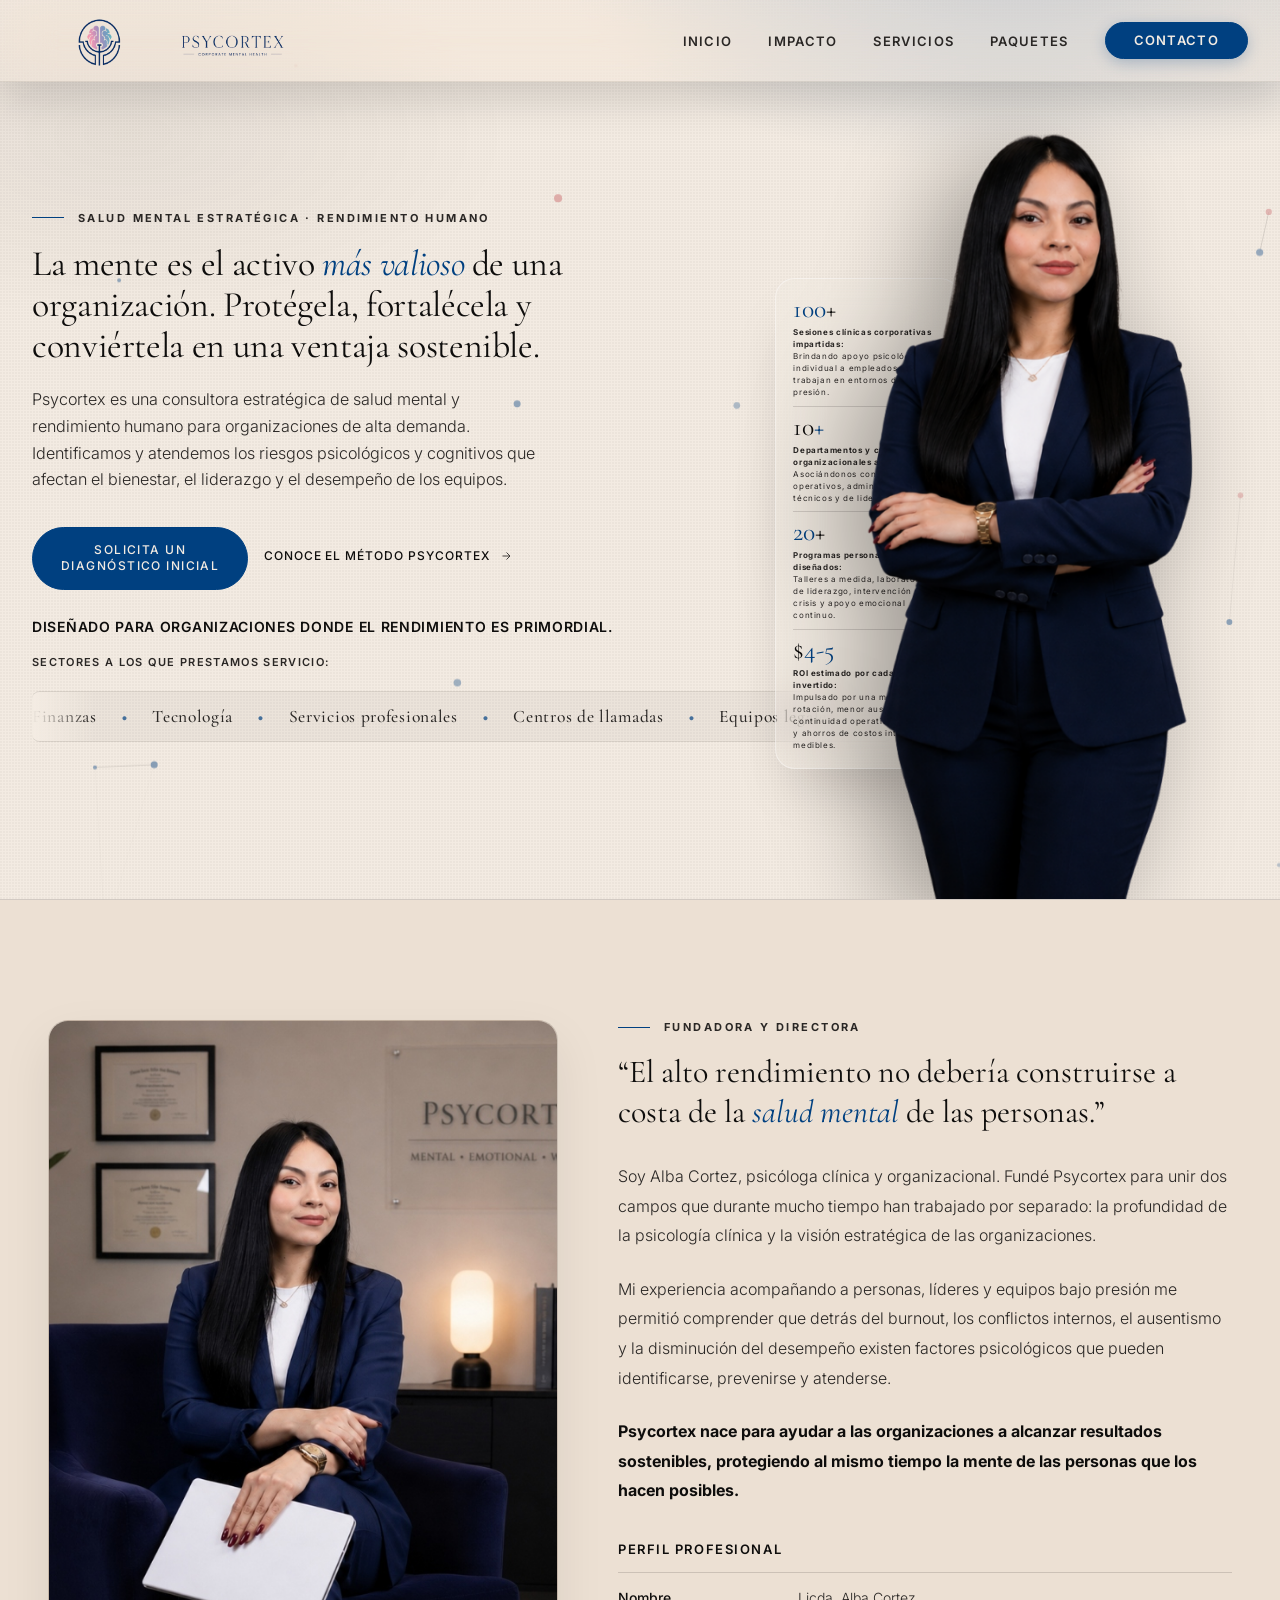
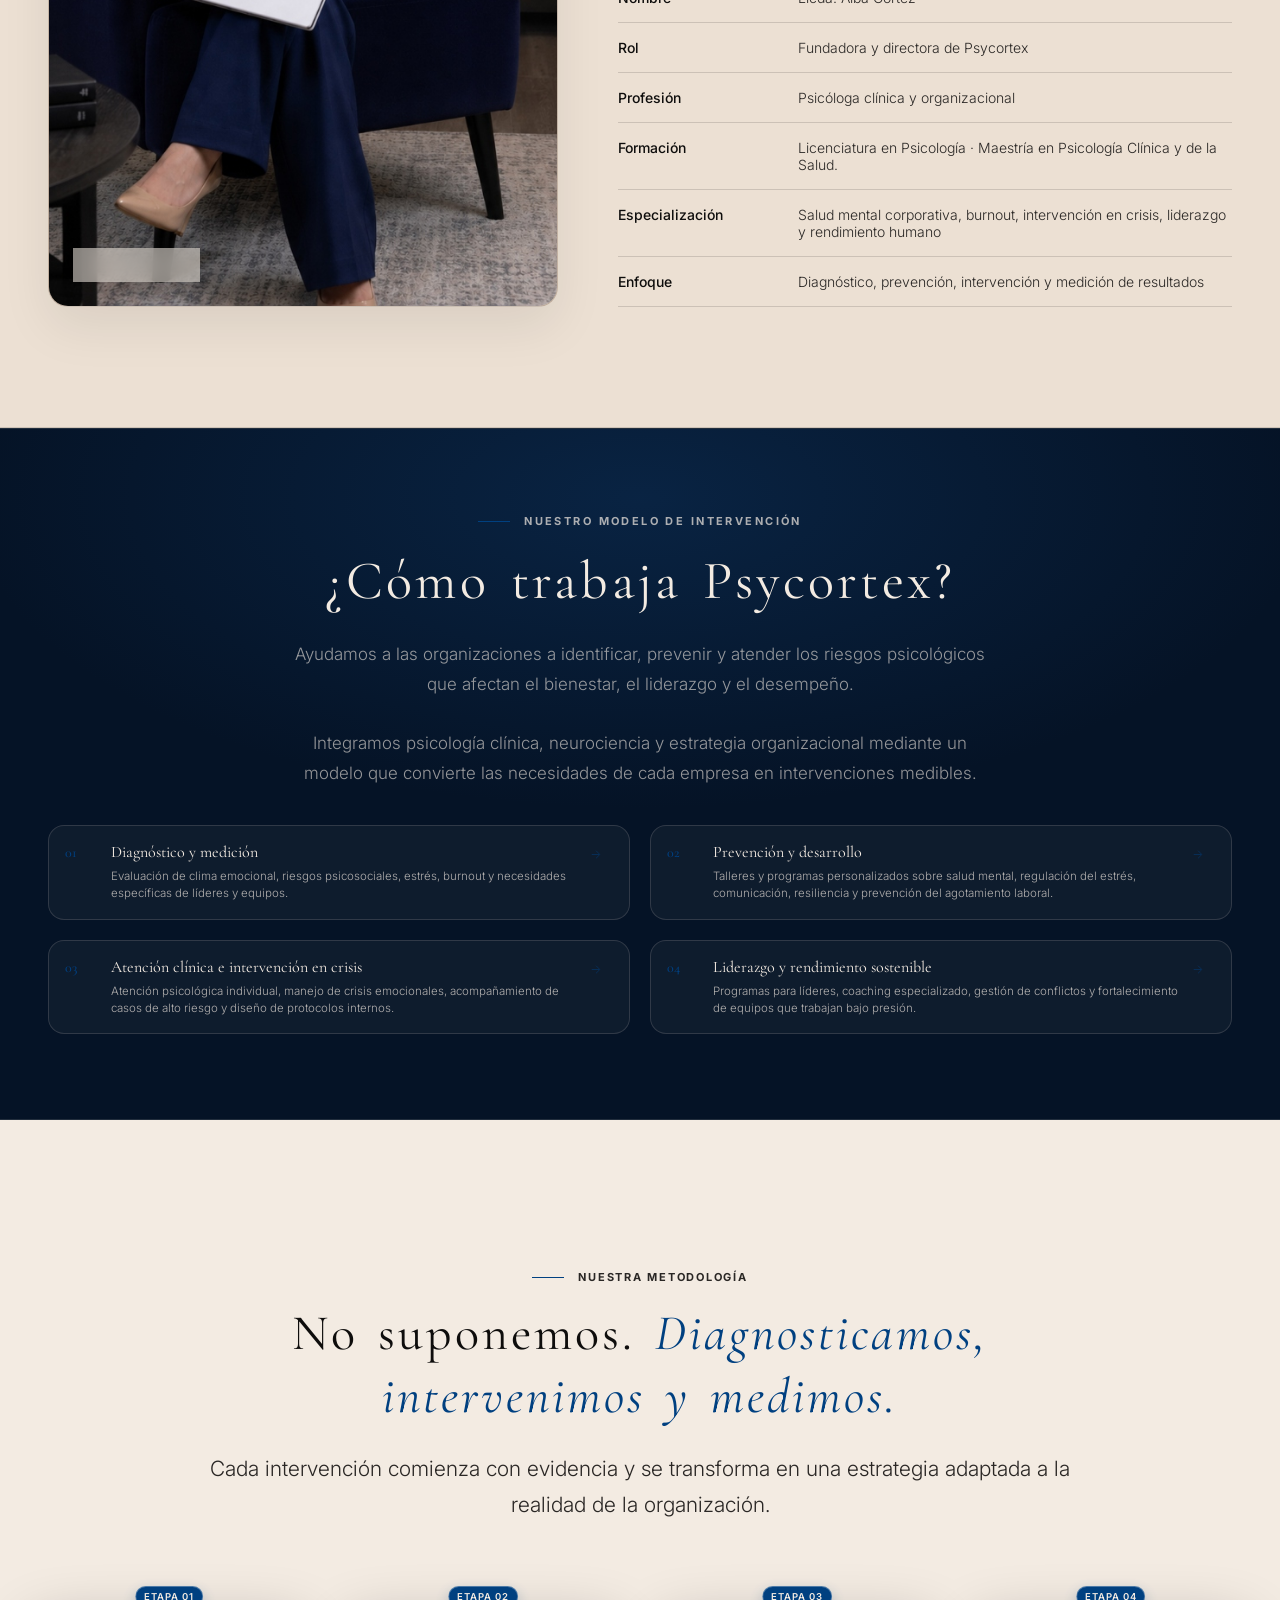
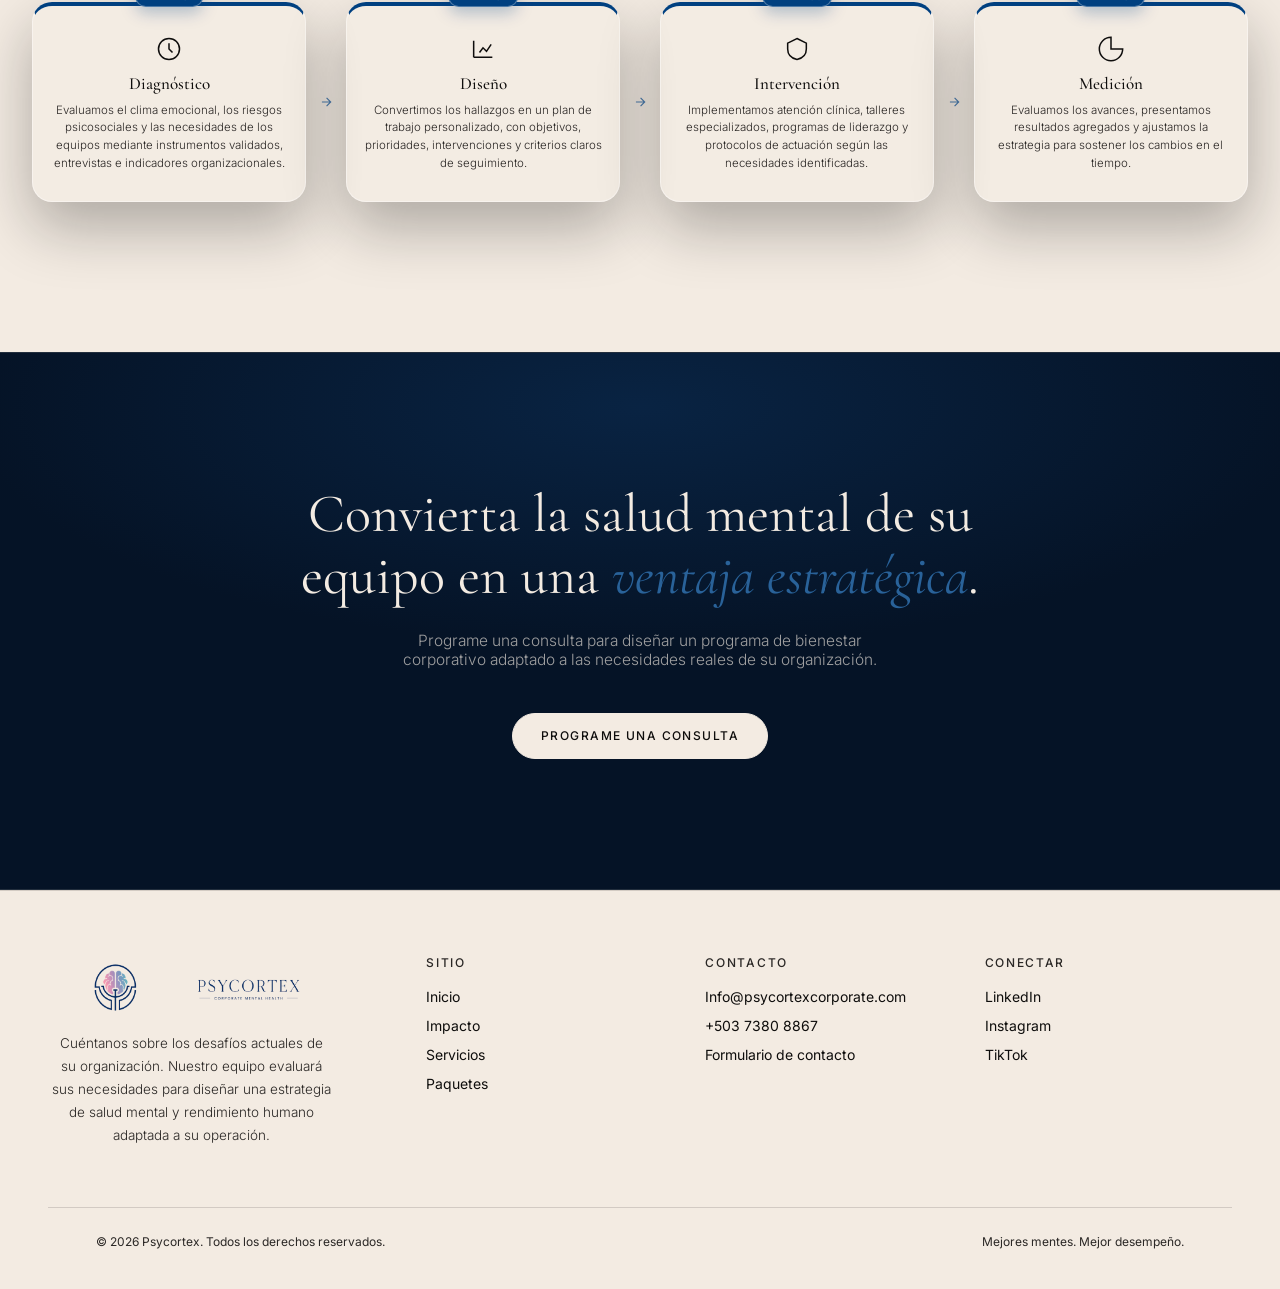
<file: index.html>
<!DOCTYPE html>
<html lang="es">
<head>
<meta charset="UTF-8">
<meta name="viewport" content="width=device-width, initial-scale=1.0, viewport-fit=cover">
<title>Psycortex — Mejores mentes. Mejor desempeño.</title>
<meta name="description" content="Psycortex es una consultora estratégica de salud mental y rendimiento humano para organizaciones de alta demanda.">

<!-- Open Graph / LinkedIn / Facebook -->
<meta property="og:type" content="website">
<meta property="og:url" content="https://psycortexcorporate.com/">
<meta property="og:title" content="Psycortex — Mejores mentes. Mejor desempeño.">
<meta property="og:description" content="Consultora estratégica de salud mental y rendimiento humano para organizaciones de alta demanda.">
<meta property="og:image" content="https://psycortexcorporate.com/assets/img/alba-cortez-psycortex.jpg">

<!-- Twitter Card -->
<meta name="twitter:card" content="summary_large_image">
<meta name="twitter:url" content="https://psycortexcorporate.com/">
<meta name="twitter:title" content="Psycortex — Mejores mentes. Mejor desempeño.">
<meta name="twitter:description" content="Consultora estratégica de salud mental y rendimiento humano para organizaciones de alta demanda.">
<meta name="twitter:image" content="https://psycortexcorporate.com/assets/img/alba-cortez-psycortex.jpg">

<link rel="preconnect" href="https://fonts.googleapis.com">
<link rel="preconnect" href="https://fonts.gstatic.com" crossorigin>
<link href="https://fonts.googleapis.com/css2?family=Cormorant+Garamond:ital,wght@0,300;0,400;0,500;0,600;1,400&family=Inter:wght@300;400;500;600&display=swap" rel="stylesheet">
<link rel="stylesheet" href="assets/css/style.css?v=199">
</head>
<body>

<div class="grain"></div>
<div class="field-glow"></div>
<canvas id="circuit"></canvas>

<!-- ============ NAV ============ -->
<nav>
  <a href="index.html" class="logo-mark">
    <img src="assets/img/logo-new.png?v=2" alt="Psycortex Logo" style="height: 90px; width: auto; margin: -23px -11px; flex-shrink: 0;">
    <img src="assets/img/logo-text.png?v=2" alt="Psycortex Text" style="height: 90px; width: auto; margin: -8px -11px -23px -30px;">
  </a>
  <button class="nav-toggle" id="navToggle" aria-label="Abrir menú" aria-expanded="false">
    <span></span>
    <span></span>
    <span></span>
  </button>
  <ul class="nav-links">
    <li><a href="index.html">Inicio</a></li>
    <li><a href="about.html">Impacto</a></li>
    <li><a href="services.html">Servicios</a></li>
    <li><a href="packages.html">Paquetes</a></li>
    <li><a href="contact.html" class="nav-cta">Contacto</a></li>
  </ul>
</nav>

<!-- ============ HERO ============ -->
<section class="hero">
  <img src="assets/img/alba-cutout.png" class="hero-cutout desktop-only" alt="Alba Cortez">
  <div class="hero-inner">
    <div class="eyebrow">
      <div class="rule"></div>
      <span>SALUD MENTAL ESTRATÉGICA · RENDIMIENTO HUMANO</span>
    </div>
    <h1>La mente es el activo <em>más valioso</em> de una organización. Protégela, fortalécela y conviértela en una ventaja sostenible.</h1>
    <p class="hero-sub">Psycortex es una consultora estratégica de salud mental y rendimiento humano para organizaciones de alta demanda. Identificamos y atendemos los riesgos psicológicos y cognitivos que afectan el bienestar, el liderazgo y el desempeño de los equipos.</p>
    <div class="hero-actions">
      <a href="contact.html" class="btn-primary" style="display: inline-flex; flex-direction: column; align-items: center; justify-content: center; text-align: center; line-height: 1.35;">
        <span style="display: block; text-align: center; width: 100%;">SOLICITA UN</span>
        <span style="display: block; text-align: center; width: 100%;">DIAGNÓSTICO INICIAL</span>
      </a>
      <a href="about.html" class="btn-ghost">
        CONOCE EL MÉTODO PSYCORTEX
        <svg viewBox="0 0 24 24" fill="none" stroke="currentColor" stroke-width="1.5"><path d="M5 12h14M13 5l7 7-7 7"/></svg>
      </a>
    </div>

    <div class="hero-photo-block mobile-only">
      <img src="assets/img/alba-cutout.png" class="hero-cutout-mobile" alt="Alba Cortez">
    </div>

    <div class="float-card">
      <div class="stat-num">100<span>+</span></div>
      <div class="stat-label"><strong>Sesiones clínicas corporativas impartidas:</strong><br>Brindando apoyo psicológico individual a empleados que trabajan en entornos de alta presión.</div>
      <div class="stat-rule"></div>
      
      <div class="stat-num" style="color: var(--ink);">10<span style="color: var(--rose);">+</span></div>
      <div class="stat-label"><strong>Departamentos y cuentas organizacionales apoyados:</strong><br>Asociándonos con equipos operativos, administrativos, técnicos y de liderazgo.</div>
      <div class="stat-rule"></div>
      
      <div class="stat-num">20<span>+</span></div>
      <div class="stat-label"><strong>Programas personalizados diseñados:</strong><br>Talleres a medida, laboratorios de liderazgo, intervención en crisis y apoyo emocional continuo.</div>
      <div class="stat-rule"></div>
      
      <div class="stat-num"><span>$</span>4-5</div>
      <div class="stat-label"><strong>ROI estimado por cada $1 invertido:</strong><br>Impulsado por una menor rotación, menor ausentismo, continuidad operativa mejorada y ahorros de costos internos medibles.</div>
    </div>

    <div class="trust-row">
      <p style="font-size: 14px; color: var(--ink); font-weight: 600; margin: 0; text-transform: uppercase; letter-spacing: 0.05em;">DISEÑADO PARA ORGANIZACIONES DONDE EL RENDIMIENTO ES PRIMORDIAL.</p>
      <span class="trust-label" style="margin-top: 8px;">SECTORES A LOS QUE PRESTAMOS SERVICIO:</span>
      <div class="industry-ribbon">
        <div class="ribbon-track">
          <div class="ribbon-group">
            <span>Finanzas</span><span class="dot">&bull;</span>
            <span>Tecnología</span><span class="dot">&bull;</span>
            <span>Servicios profesionales</span><span class="dot">&bull;</span>
            <span>Centros de llamadas</span><span class="dot">&bull;</span>
            <span>Equipos legales</span><span class="dot">&bull;</span>
            <span>Operaciones corporativas</span><span class="dot">&bull;</span>
          </div>
          <div class="ribbon-group" aria-hidden="true">
            <span>Finanzas</span><span class="dot">&bull;</span>
            <span>Tecnología</span><span class="dot">&bull;</span>
            <span>Servicios profesionales</span><span class="dot">&bull;</span>
            <span>Centros de llamadas</span><span class="dot">&bull;</span>
            <span>Equipos legales</span><span class="dot">&bull;</span>
            <span>Operaciones corporativas</span><span class="dot">&bull;</span>
          </div>
        </div>
      </div>
    </div>

  </div>
</section>



<!-- ============ FOUNDER ============ -->
<section class="credentials scroll-fade" id="founder" style="background: var(--cream-deep); border-bottom: 1px solid var(--line);">
  <div class="wrap cred-grid">
    <div class="cred-portrait scroll-fade">
      <img src="assets/img/alba-cortez-psycortex.jpg" alt="Alba Cortez" width="1024" height="1024" loading="lazy">
      <span class="frame-label">Alba Cortez</span>
    </div>
    <div class="cred-copy scroll-fade">
      <div class="eyebrow"><div class="rule"></div><span>FUNDADORA Y DIRECTORA</span></div>
      <h2>“El alto rendimiento no debería construirse a costa de la <em>salud mental</em> de las personas.”</h2>
      <p style="margin-bottom: 24px; font-size: 16px; line-height: 1.85; color: var(--ink-soft); font-weight: 300;">Soy Alba Cortez, psicóloga clínica y organizacional. Fundé Psycortex para unir dos campos que durante mucho tiempo han trabajado por separado: la profundidad de la psicología clínica y la visión estratégica de las organizaciones.</p>
      <p style="margin-bottom: 24px; font-size: 16px; line-height: 1.85; color: var(--ink-soft); font-weight: 300;">Mi experiencia acompañando a personas, líderes y equipos bajo presión me permitió comprender que detrás del burnout, los conflictos internos, el ausentismo y la disminución del desempeño existen factores psicológicos que pueden identificarse, prevenirse y atenderse.</p>
      <p style="margin-bottom: 35px; font-size: 16px; line-height: 1.85; color: var(--ink); font-weight: 600;"><strong>Psycortex nace para ayudar a las organizaciones a alcanzar resultados sostenibles, protegiendo al mismo tiempo la mente de las personas que los hacen posibles.</strong></p>
      <h5 style="margin: 30px 0 15px 0; font-size: 13px; letter-spacing: 0.12em; text-transform: uppercase; color: var(--ink); font-weight: 600;">Perfil profesional</h5>
      <div class="cred-list">
        <div class="cred-item"><span class="label">Nombre</span><span class="detail">Licda. Alba Cortez</span></div>
        <div class="cred-item"><span class="label">Rol</span><span class="detail">Fundadora y directora de Psycortex</span></div>
        <div class="cred-item"><span class="label">Profesión</span><span class="detail">Psicóloga clínica y organizacional</span></div>
        <div class="cred-item"><span class="label">Formación</span><span class="detail">Licenciatura en Psicología · Maestría en Psicología Clínica y de la Salud.</span></div>
        <div class="cred-item"><span class="label">Especialización</span><span class="detail">Salud mental corporativa, burnout, intervención en crisis, liderazgo y rendimiento humano</span></div>
        <div class="cred-item"><span class="label">Enfoque</span><span class="detail">Diagnóstico, prevención, intervención y medición de resultados</span></div>
      </div>
    </div>
  </div>
</section>

<!-- ============ NUESTRO MODELO DE INTERVENCIÓN ============ -->
<section class="services scroll-fade" id="services">
  <div class="wrap">
    <div class="section-head scroll-fade">
      <div>
        <div class="eyebrow"><div class="rule"></div><span>NUESTRO MODELO DE INTERVENCIÓN</span></div>
        <h2>¿Cómo trabaja Psycortex?</h2>
      </div>
      <p>Ayudamos a las organizaciones a identificar, prevenir y atender los riesgos psicológicos que afectan el bienestar, el liderazgo y el desempeño.<br><br>Integramos psicología clínica, neurociencia y estrategia organizacional mediante un modelo que convierte las necesidades de cada empresa en intervenciones medibles.</p>
    </div>

    <div class="pillars-grid scroll-fade">
      <a href="services.html#service-01" class="pillar-card">
        <div class="pillar-num">01</div>
        <div class="pillar-content">
          <h4>Diagnóstico y medición</h4>
          <p>Evaluación de clima emocional, riesgos psicosociales, estrés, burnout y necesidades específicas de líderes y equipos.</p>
        </div>
        <svg class="arrow" viewBox="0 0 24 24" fill="none" stroke="currentColor" stroke-width="1.5"><path d="M5 12h14M13 5l7 7-7 7"/></svg>
      </a>

      <a href="services.html#service-02" class="pillar-card">
        <div class="pillar-num">02</div>
        <div class="pillar-content">
          <h4>Prevención y desarrollo</h4>
          <p>Talleres y programas personalizados sobre salud mental, regulación del estrés, comunicación, resiliencia y prevención del agotamiento laboral.</p>
        </div>
        <svg class="arrow" viewBox="0 0 24 24" fill="none" stroke="currentColor" stroke-width="1.5"><path d="M5 12h14M13 5l7 7-7 7"/></svg>
      </a>

      <a href="services.html#service-03" class="pillar-card">
        <div class="pillar-num">03</div>
        <div class="pillar-content">
          <h4>Atención clínica e intervención en crisis</h4>
          <p>Atención psicológica individual, manejo de crisis emocionales, acompañamiento de casos de alto riesgo y diseño de protocolos internos.</p>
        </div>
        <svg class="arrow" viewBox="0 0 24 24" fill="none" stroke="currentColor" stroke-width="1.5"><path d="M5 12h14M13 5l7 7-7 7"/></svg>
      </a>

      <a href="services.html#service-04" class="pillar-card">
        <div class="pillar-num">04</div>
        <div class="pillar-content">
          <h4>Liderazgo y rendimiento sostenible</h4>
          <p>Programas para líderes, coaching especializado, gestión de conflictos y fortalecimiento de equipos que trabajan bajo presión.</p>
        </div>
        <svg class="arrow" viewBox="0 0 24 24" fill="none" stroke="currentColor" stroke-width="1.5"><path d="M5 12h14M13 5l7 7-7 7"/></svg>
      </a>
    </div>

  </div>
</section>

<!-- ============ APPROACH / METODOLOGÍA ============ -->
<section class="approach scroll-fade" id="approach">
  <div class="wrap">
    <div class="section-head scroll-fade">
      <div>
        <div class="eyebrow"><div class="rule"></div><span>NUESTRA METODOLOGÍA</span></div>
        <h2>No suponemos. <em>Diagnosticamos, intervenimos y medimos.</em></h2>
      </div>
      <p>Cada intervención comienza con evidencia y se transforma en una estrategia adaptada a la realidad de la organización.</p>
    </div>

    <div class="approach-grid">
      <div class="approach-card roadmap-card">
        <div class="roadmap-step-badge">ETAPA 01</div>
        <svg viewBox="0 0 24 24" fill="none" stroke="currentColor" stroke-width="1.3"><circle cx="12" cy="12" r="9"/><path d="M12 7v5l3 3"/></svg>
        <h3>Diagnóstico</h3>
        <p>Evaluamos el clima emocional, los riesgos psicosociales y las necesidades de los equipos mediante instrumentos validados, entrevistas e indicadores organizacionales.</p>
      </div>

      <div class="roadmap-connector">
        <svg viewBox="0 0 24 24" fill="none" stroke="currentColor" stroke-width="2"><path d="M5 12h14M13 5l7 7-7 7"/></svg>
      </div>

      <div class="approach-card roadmap-card">
        <div class="roadmap-step-badge">ETAPA 02</div>
        <svg viewBox="0 0 24 24" fill="none" stroke="currentColor" stroke-width="1.3"><path d="M4 19V5M4 19h16M9 15l3-4 3 3 4-6"/></svg>
        <h3>Diseño</h3>
        <p>Convertimos los hallazgos en un plan de trabajo personalizado, con objetivos, prioridades, intervenciones y criterios claros de seguimiento.</p>
      </div>

      <div class="roadmap-connector">
        <svg viewBox="0 0 24 24" fill="none" stroke="currentColor" stroke-width="2"><path d="M5 12h14M13 5l7 7-7 7"/></svg>
      </div>

      <div class="approach-card roadmap-card">
        <div class="roadmap-step-badge">ETAPA 03</div>
        <svg viewBox="0 0 24 24" fill="none" stroke="currentColor" stroke-width="1.3"><path d="M12 3l8 4v5c0 5-3.5 8-8 9-4.5-1-8-4-8-9V7l8-4z"/></svg>
        <h3>Intervención</h3>
        <p>Implementamos atención clínica, talleres especializados, programas de liderazgo y protocolos de actuación según las necesidades identificadas.</p>
      </div>

      <div class="roadmap-connector">
        <svg viewBox="0 0 24 24" fill="none" stroke="currentColor" stroke-width="2"><path d="M5 12h14M13 5l7 7-7 7"/></svg>
      </div>

      <div class="approach-card roadmap-card">
        <div class="roadmap-step-badge">ETAPA 04</div>
        <svg viewBox="0 0 24 24" fill="none" stroke="currentColor" stroke-width="1.3"><path d="M22 12A10 10 0 1 1 12 2v10z"/></svg>
        <h3>Medición</h3>
        <p>Evaluamos los avances, presentamos resultados agregados y ajustamos la estrategia para sostener los cambios en el tiempo.</p>
      </div>
    </div>
  </div>
</section>

<!-- ============ CTA ============ -->
<section class="cta-section" id="contact">
  <div class="cta-panel">
    <h2>Convierta la salud mental de su equipo en una <em>ventaja estratégica</em>.</h2>
    <p>Programe una consulta para diseñar un programa de bienestar corporativo adaptado a las necesidades reales de su organización.</p>
    <div class="cta-actions">
      <a href="contact.html" class="btn-primary light">Programe una consulta</a>
    </div>
  </div>
</section>

<!-- ============ FOOTER ============ -->
<footer>
  <div class="footer-grid">
    <div class="footer-brand">
      <a href="index.html" class="logo-mark">
        <img src="assets/img/logo-new.png" alt="Psycortex Logo" style="height: 90px; width: auto; margin: -23px -11px; flex-shrink: 0;">
        <img src="assets/img/logo-text.png" alt="Psycortex Text" style="height: 90px; width: auto; margin: -8px -11px -23px -30px;">
      </a>
      <p>Cuéntanos sobre los desafíos actuales de su organización. Nuestro equipo evaluará sus necesidades para diseñar una estrategia de salud mental y rendimiento humano adaptada a su operación.</p>
    </div>
    <div class="footer-col">
      <h5>Sitio</h5>
      <a href="index.html">Inicio</a>
      <a href="about.html">Impacto</a>
      <a href="services.html">Servicios</a>
      <a href="packages.html">Paquetes</a>
    </div>
    <div class="footer-col">
      <h5>Contacto</h5>
      <a href="mailto:Info@psycortexcorporate.com">Info@psycortexcorporate.com</a>
      <a href="tel:+50373808867">+503 7380 8867</a>
      <a href="contact.html">Formulario de contacto</a>
    </div>
    <div class="footer-col">
      <h5>Conectar</h5>
      <a href="#">LinkedIn</a>
      <a href="https://www.instagram.com/corporate.psycortex?xtok=cmc1MXhjeWMzaGlu" target="_blank" rel="noopener noreferrer">Instagram</a>
      <a href="https://www.tiktok.com/@pyscortex.corporate" target="_blank" rel="noopener noreferrer">TikTok</a>
    </div>
  </div>
  <div class="footer-bottom wrap">
    <span>© <span class="copyright-year">2026</span> Psycortex. Todos los derechos reservados.</span>
    <span>Mejores mentes. Mejor desempeño.</span>
  </div>
</footer>

<script src="assets/js/main.js?v=191"></script>
</body>
</html>
</file>
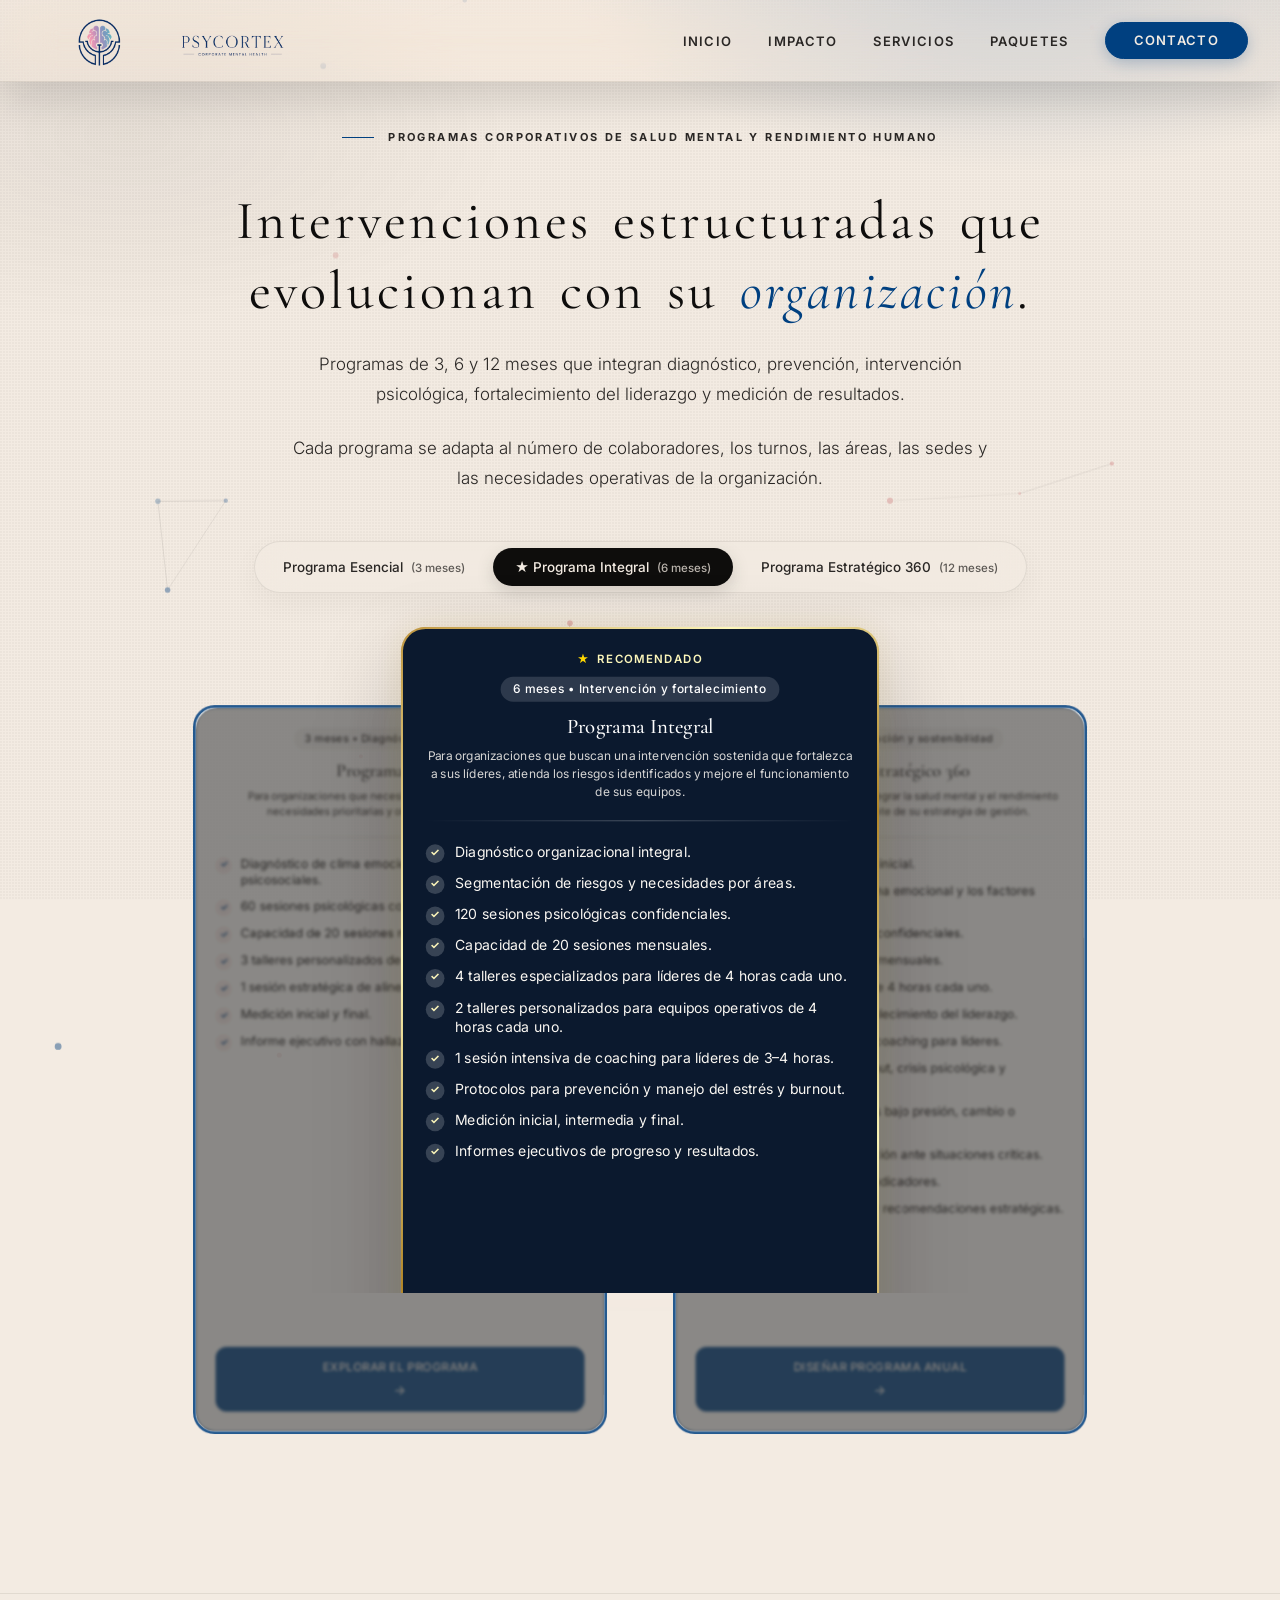
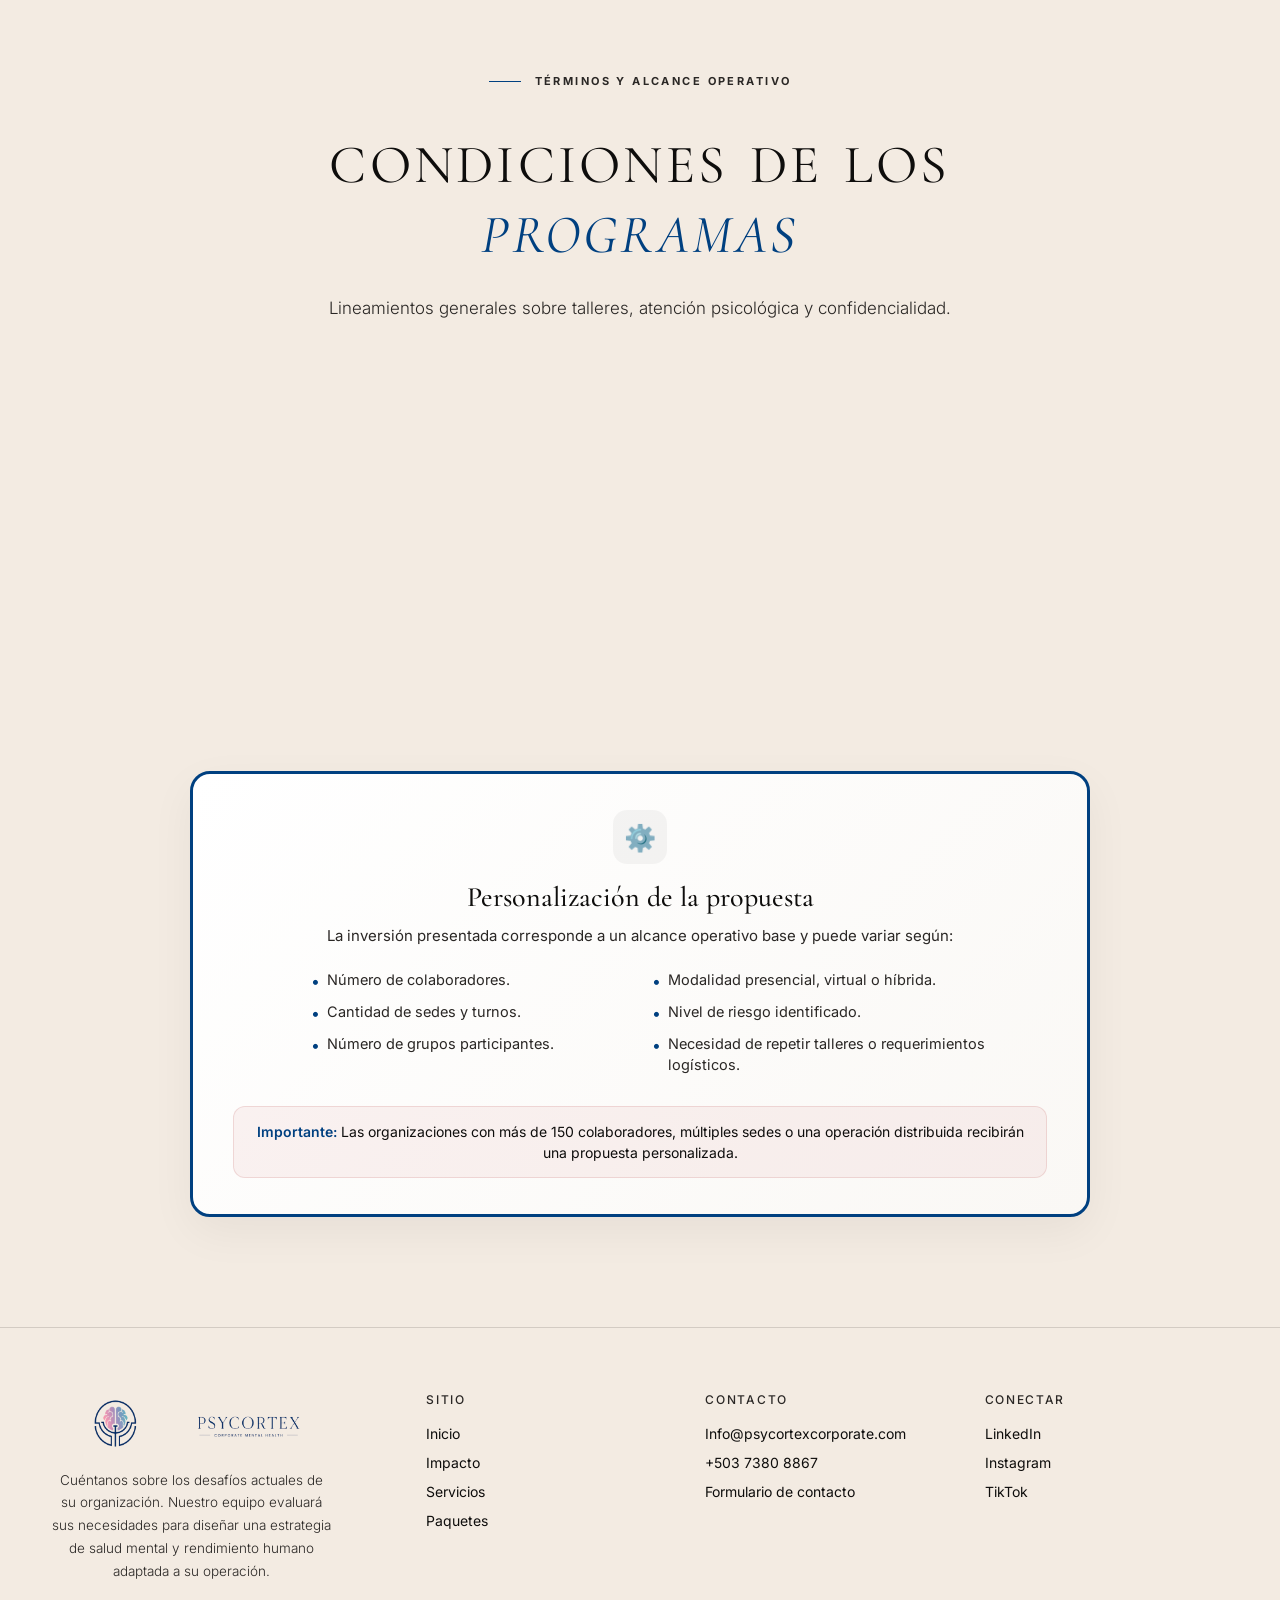
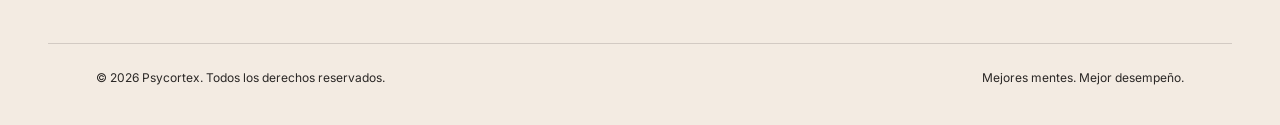
<file: packages.html>
<!DOCTYPE html>
<html lang="es">
<head>
<meta charset="UTF-8">
<meta name="viewport" content="width=device-width, initial-scale=1.0, viewport-fit=cover">
<title>Paquetes | Psycortex</title>
<meta name="description" content="Explore nuestros programas de salud mental corporativa: Programa Esencial, Programa Integral y Programa Estratégico 360.">

<!-- Open Graph / LinkedIn / Facebook -->
<meta property="og:type" content="website">
<meta property="og:url" content="https://psycortexcorporate.com/packages.html">
<meta property="og:title" content="Paquetes | Psycortex">
<meta property="og:description" content="Explore nuestros programas de salud mental corporativa: Esencial, Integral y Estratégico 360.">
<meta property="og:image" content="https://psycortexcorporate.com/assets/img/alba-cortez-psycortex.jpg">

<!-- Twitter Card -->
<meta name="twitter:card" content="summary_large_image">
<meta name="twitter:url" content="https://psycortexcorporate.com/packages.html">
<meta name="twitter:title" content="Paquetes | Psycortex">
<meta name="twitter:description" content="Explore nuestros programas de salud mental corporativa: Esencial, Integral y Estratégico 360.">
<meta name="twitter:image" content="https://psycortexcorporate.com/assets/img/alba-cortez-psycortex.jpg">

<link rel="preconnect" href="https://fonts.googleapis.com">
<link rel="preconnect" href="https://fonts.gstatic.com" crossorigin>
<link href="https://fonts.googleapis.com/css2?family=Cormorant+Garamond:ital,wght@0,300;0,400;0,500;0,600;1,400&family=Inter:wght@300;400;500;600&display=swap" rel="stylesheet">
<link rel="stylesheet" href="assets/css/style.css?v=184">
</head>
<body>
  <div class="grain"></div>
  <div class="field-glow"></div>
  <canvas id="circuit"></canvas>
  
  <!-- ============ NAV ============ -->
  <nav>
    <a href="index.html" class="logo-mark">
      <img src="assets/img/logo-new.png" alt="Psycortex Logo" style="height: 90px; width: auto; margin: -23px -11px; flex-shrink: 0;">
      <img src="assets/img/logo-text.png" alt="Psycortex Text" style="height: 90px; width: auto; margin: -8px -11px -23px -30px;">
    </a>
    <button class="nav-toggle" id="navToggle" aria-label="Abrir menú" aria-expanded="false">
      <span></span>
      <span></span>
      <span></span>
    </button>
    <ul class="nav-links">
      <li><a href="index.html">Inicio</a></li>
      <li><a href="about.html">Impacto</a></li>
      <li><a href="services.html">Servicios</a></li>
      <li><a href="packages.html">Paquetes</a></li>
      <li><a href="contact.html" class="nav-cta">Contacto</a></li>
    </ul>
  </nav>

  <!-- ============ PACKAGES HERO ============ -->
  <section class="package-section">
    <div class="wrap">
      <div class="section-head scroll-fade">
        <div class="eyebrow"><div class="rule"></div><span>Programas corporativos de salud mental y rendimiento humano</span></div>
        <h2>Intervenciones estructuradas que evolucionan con su <em>organización</em>.</h2>
        <p>Programas de 3, 6 y 12 meses que integran diagnóstico, prevención, intervención psicológica, fortalecimiento del liderazgo y medición de resultados.</p>
        <p>Cada programa se adapta al número de colaboradores, los turnos, las áreas, las sedes y las necesidades operativas de la organización.</p>
      </div>

      <!-- Interactive Package Stack Switcher -->
      <div class="stack-switcher scroll-fade">
        <button type="button" class="stack-tab" data-target="esencial">Programa Esencial <span>(3 meses)</span></button>
        <button type="button" class="stack-tab active" data-target="integral">★ Programa Integral <span>(6 meses)</span></button>
        <button type="button" class="stack-tab" data-target="360">Programa Estratégico 360 <span>(12 meses)</span></button>
      </div>

      <div class="package-stack-deck scroll-fade" id="package-deck">
        <div class="deck-glow-ambient"></div>
        
        <!-- PROGRAMA ESENCIAL -->
        <div class="package-card is-stacked-left" data-package-id="esencial">
          <div class="card-badge">3 meses • Diagnóstico y activación</div>
          <h3>Programa Esencial</h3>
          <p class="tier-desc">Para organizaciones que necesitan identificar riesgos, atender necesidades prioritarias y obtener resultados iniciales.</p>
          <div class="card-divider"></div>
          <ul class="package-features">
            <li><span class="check-icon">✓</span><span>Diagnóstico de clima emocional, carga cognitiva y factores psicosociales.</span></li>
            <li><span class="check-icon">✓</span><span>60 sesiones psicológicas confidenciales.</span></li>
            <li><span class="check-icon">✓</span><span>Capacidad de 20 sesiones mensuales.</span></li>
            <li><span class="check-icon">✓</span><span>3 talleres personalizados de 4 horas cada uno.</span></li>
            <li><span class="check-icon">✓</span><span>1 sesión estratégica de alineación con líderes.</span></li>
            <li><span class="check-icon">✓</span><span>Medición inicial y final.</span></li>
            <li><span class="check-icon">✓</span><span>Informe ejecutivo con hallazgos y recomendaciones.</span></li>
          </ul>
          <a href="contact.html?package=esencial" class="btn-primary card-btn">Explorar el programa <span class="arrow-icon">→</span></a>
        </div>

        <!-- PROGRAMA INTEGRAL (Featured) -->
        <div class="package-card package-featured is-active" data-package-id="integral">
          <div class="featured-badge-top"><span class="gold-star">★</span> Recomendado</div>
          <div class="card-badge card-badge-gold">6 meses • Intervención y fortalecimiento</div>
          <h3>Programa Integral</h3>
          <p class="tier-desc">Para organizaciones que buscan una intervención sostenida que fortalezca a sus líderes, atienda los riesgos identificados y mejore el funcionamiento de sus equipos.</p>
          <div class="card-divider card-divider-gold"></div>
          <ul class="package-features">
            <li><span class="check-icon check-icon-gold">✓</span><span>Diagnóstico organizacional integral.</span></li>
            <li><span class="check-icon check-icon-gold">✓</span><span>Segmentación de riesgos y necesidades por áreas.</span></li>
            <li><span class="check-icon check-icon-gold">✓</span><span>120 sesiones psicológicas confidenciales.</span></li>
            <li><span class="check-icon check-icon-gold">✓</span><span>Capacidad de 20 sesiones mensuales.</span></li>
            <li><span class="check-icon check-icon-gold">✓</span><span>4 talleres especializados para líderes de 4 horas cada uno.</span></li>
            <li><span class="check-icon check-icon-gold">✓</span><span>2 talleres personalizados para equipos operativos de 4 horas cada uno.</span></li>
            <li><span class="check-icon check-icon-gold">✓</span><span>1 sesión intensiva de coaching para líderes de 3–4 horas.</span></li>
            <li><span class="check-icon check-icon-gold">✓</span><span>Protocolos para prevención y manejo del estrés y burnout.</span></li>
            <li><span class="check-icon check-icon-gold">✓</span><span>Medición inicial, intermedia y final.</span></li>
            <li><span class="check-icon check-icon-gold">✓</span><span>Informes ejecutivos de progreso y resultados.</span></li>
          </ul>
          <a href="contact.html?package=integral" class="btn-primary card-btn card-btn-gold">Solicitar propuesta integral <span class="arrow-icon">→</span></a>
        </div>

        <!-- PROGRAMA ESTRATÉGICO 360 -->
        <div class="package-card" data-package-id="360">
          <div class="card-badge">12 meses • Consolidación y sostenibilidad</div>
          <h3>Programa Estratégico 360</h3>
          <p class="tier-desc">Para organizaciones que desean integrar la salud mental y el rendimiento humano como parte permanente de su estrategia de gestión.</p>
          <div class="card-divider"></div>
          <ul class="package-features">
            <li><span class="check-icon">✓</span><span>Diagnóstico organizacional inicial.</span></li>
            <li><span class="check-icon">✓</span><span>Monitoreo periódico del clima emocional y los factores psicosociales.</span></li>
            <li><span class="check-icon">✓</span><span>240 sesiones psicológicas confidenciales.</span></li>
            <li><span class="check-icon">✓</span><span>Capacidad de 20 sesiones mensuales.</span></li>
            <li><span class="check-icon">✓</span><span>12 talleres especializados de 4 horas cada uno.</span></li>
            <li><span class="check-icon">✓</span><span>Programa continuo de fortalecimiento del liderazgo.</span></li>
            <li><span class="check-icon">✓</span><span>4 sesiones trimestrales de coaching para líderes.</span></li>
            <li><span class="check-icon">✓</span><span>Protocolos de estrés, burnout, crisis psicológica y derivación.</span></li>
            <li><span class="check-icon">✓</span><span>Acompañamiento a equipos bajo presión, cambio o conflicto.</span></li>
            <li><span class="check-icon">✓</span><span>Canal prioritario de orientación ante situaciones críticas.</span></li>
            <li><span class="check-icon">✓</span><span>Seguimiento trimestral de indicadores.</span></li>
            <li><span class="check-icon">✓</span><span>Informe anual de impacto y recomendaciones estratégicas.</span></li>
          </ul>
          <a href="contact.html?package=estrategico360" class="btn-primary card-btn">Diseñar programa anual <span class="arrow-icon">→</span></a>
        </div>

      </div>
    </div>
  </section>

  <script>
    document.addEventListener('DOMContentLoaded', () => {
      const tabs = document.querySelectorAll('.stack-tab');
      const cards = document.querySelectorAll('.package-card');

      function setActivePackage(packageId) {
        tabs.forEach(tab => {
          tab.classList.toggle('active', tab.dataset.target === packageId);
        });

        cards.forEach(card => {
          const id = card.dataset.packageId;
          card.classList.remove('is-active', 'is-stacked-left', 'is-stacked-right');

          if (id === packageId) {
            card.classList.add('is-active');
          } else {
            if (packageId === 'integral') {
              if (id === 'esencial') card.classList.add('is-stacked-left');
              else card.classList.add('is-stacked-right');
            } else if (packageId === 'esencial') {
              if (id === 'integral') card.classList.add('is-stacked-right');
              else card.classList.add('is-stacked-right');
            } else if (packageId === '360') {
              if (id === 'integral') card.classList.add('is-stacked-left');
              else card.classList.add('is-stacked-left');
            }
          }
        });
      }

      tabs.forEach(tab => {
        tab.addEventListener('click', () => {
          setActivePackage(tab.dataset.target);
        });
      });

      cards.forEach(card => {
        card.addEventListener('click', (e) => {
          if (e.target.tagName.toLowerCase() === 'a') return;
          setActivePackage(card.dataset.packageId);
        });
      });

      // Default active
      setActivePackage('integral');
    });
  </script>
    </div>
  </section>

  <!-- ============ PROGRAM CONDITIONS ============ -->
  <section class="conditions-section">
    <div class="wrap">
      <div class="section-head scroll-fade" style="text-align: center; margin-bottom: 24px;">
        <div class="eyebrow" style="justify-content: center;"><div class="rule"></div><span>Términos y alcance operativo</span></div>
        <h2>CONDICIONES DE LOS <em>PROGRAMAS</em></h2>
        <p>Lineamientos generales sobre talleres, atención psicológica y confidencialidad.</p>
      </div>

      <!-- 3 Pagination / Shuffle Dots -->
      <div class="conditions-dots scroll-fade">
        <button type="button" class="cond-dot active" data-index="0" aria-label="Talleres especializados"></button>
        <button type="button" class="cond-dot" data-index="1" aria-label="Atención psicológica"></button>
        <button type="button" class="cond-dot" data-index="2" aria-label="Confidencialidad y reportes"></button>
      </div>

      <!-- 3 Interactive Shuffle Cards Deck -->
      <div class="conditions-carousel scroll-fade" id="conditions-deck">
        
        <!-- Card 0: Talleres especializados -->
        <div class="cond-card is-active" data-index="0">
          <div class="condition-icon">🎓</div>
          <h3>Talleres especializados</h3>
          <ul>
            <li>Cada taller tiene una duración de 4 horas y está diseñado para un grupo de hasta 25–30 participantes.</li>
            <li>Cuando sea necesario repetir un taller para cubrir otros turnos, departamentos, grupos o sedes, cada repetición se cotizará como una intervención adicional.</li>
          </ul>
        </div>

        <!-- Card 1: Atención psicológica -->
        <div class="cond-card is-stacked-right" data-index="1">
          <div class="condition-icon">🧠</div>
          <h3>Atención psicológica</h3>
          <ul>
            <li>Las sesiones psicológicas tienen una duración de 50–60 minutos y se administran como un fondo mensual de atención confidencial.</li>
            <li>La cantidad de sesiones contratadas no representa cobertura individual para todos los colaboradores. La asignación se realiza según demanda, priorización clínica y criterios acordados con la organización.</li>
          </ul>
        </div>

        <!-- Card 2: Confidencialidad y reportes -->
        <div class="cond-card is-stacked-left" data-index="2">
          <div class="condition-icon">🔒</div>
          <h3>Confidencialidad y reportes</h3>
          <ul>
            <li>La información clínica individual es confidencial. Los reportes entregados a la empresa presentan resultados consolidados, tendencias organizacionales e indicadores generales, sin revelar datos clínicos personales.</li>
          </ul>
        </div>

      </div>

      <!-- Separate Personalización Banner Below -->
      <div class="condition-banner scroll-fade">
        <div class="condition-icon">⚙️</div>
        <div class="banner-body">
          <h3>Personalización de la propuesta</h3>
          <p class="condition-intro">La inversión presentada corresponde a un alcance operativo base y puede variar según:</p>
          <div class="banner-subgrid">
            <ul>
              <li>Número de colaboradores.</li>
              <li>Cantidad de sedes y turnos.</li>
              <li>Número de grupos participantes.</li>
            </ul>
            <ul>
              <li>Modalidad presencial, virtual o híbrida.</li>
              <li>Nivel de riesgo identificado.</li>
              <li>Necesidad de repetir talleres o requerimientos logísticos.</li>
            </ul>
          </div>
          <div class="condition-note">
            <span>Importante:</span> Las organizaciones con más de 150 colaboradores, múltiples sedes o una operación distribuida recibirán una propuesta personalizada.
          </div>
        </div>
      </div>

    </div>
  </section>

  <script>
    document.addEventListener('DOMContentLoaded', () => {
      const condDots = document.querySelectorAll('.cond-dot');
      const condCards = document.querySelectorAll('.cond-card');

      function setConditionCard(index) {
        const targetIdx = parseInt(index, 10);
        condDots.forEach(dot => {
          dot.classList.toggle('active', parseInt(dot.dataset.index, 10) === targetIdx);
        });

        condCards.forEach(card => {
          const idx = parseInt(card.dataset.index, 10);
          card.classList.remove('is-active', 'is-stacked-left', 'is-stacked-right');

          if (idx === targetIdx) {
            card.classList.add('is-active');
          } else if ((idx === (targetIdx + 1) % 3)) {
            card.classList.add('is-stacked-right');
          } else {
            card.classList.add('is-stacked-left');
          }
        });
      }

      condDots.forEach(dot => {
        dot.addEventListener('click', () => {
          setConditionCard(dot.dataset.index);
        });
      });

      condCards.forEach(card => {
        card.addEventListener('click', () => {
          setConditionCard(card.dataset.index);
        });
      });

      setConditionCard(0);
    });
  </script>

  <!-- ============ FOOTER ============ -->
  <footer>
    <div class="footer-grid">
      <div class="footer-brand">
        <a href="index.html" class="logo-mark">
          <img src="assets/img/logo-new.png" alt="Psycortex Logo" style="height: 90px; width: auto; margin: -23px -11px; flex-shrink: 0;">
          <img src="assets/img/logo-text.png" alt="Psycortex Text" style="height: 90px; width: auto; margin: -8px -11px -23px -30px;">
        </a>
        <p>Cuéntanos sobre los desafíos actuales de su organización. Nuestro equipo evaluará sus necesidades para diseñar una estrategia de salud mental y rendimiento humano adaptada a su operación.</p>
      </div>
      <div class="footer-col">
        <h5>Sitio</h5>
        <a href="index.html">Inicio</a>
        <a href="about.html">Impacto</a>
        <a href="services.html">Servicios</a>
        <a href="packages.html">Paquetes</a>
      </div>
      <div class="footer-col">
        <h5>Contacto</h5>
        <a href="mailto:Info@psycortexcorporate.com">Info@psycortexcorporate.com</a>
        <a href="tel:+50373808867">+503 7380 8867</a>
        <a href="contact.html">Formulario de contacto</a>
      </div>
      <div class="footer-col">
        <h5>Conectar</h5>
        <a href="#">LinkedIn</a>
        <a href="https://www.instagram.com/corporate.psycortex?xtok=cmc1MXhjeWMzaGlu" target="_blank" rel="noopener noreferrer">Instagram</a>
        <a href="https://www.tiktok.com/@pyscortex.corporate" target="_blank" rel="noopener noreferrer">TikTok</a>
      </div>
    </div>
    <div class="footer-bottom wrap">
      <span>© <span class="copyright-year">2026</span> Psycortex. Todos los derechos reservados.</span>
      <span>Mejores mentes. Mejor desempeño.</span>
    </div>
  </footer>

  <script src="assets/js/main.js?v=184"></script>
</body>
</html>
</file>
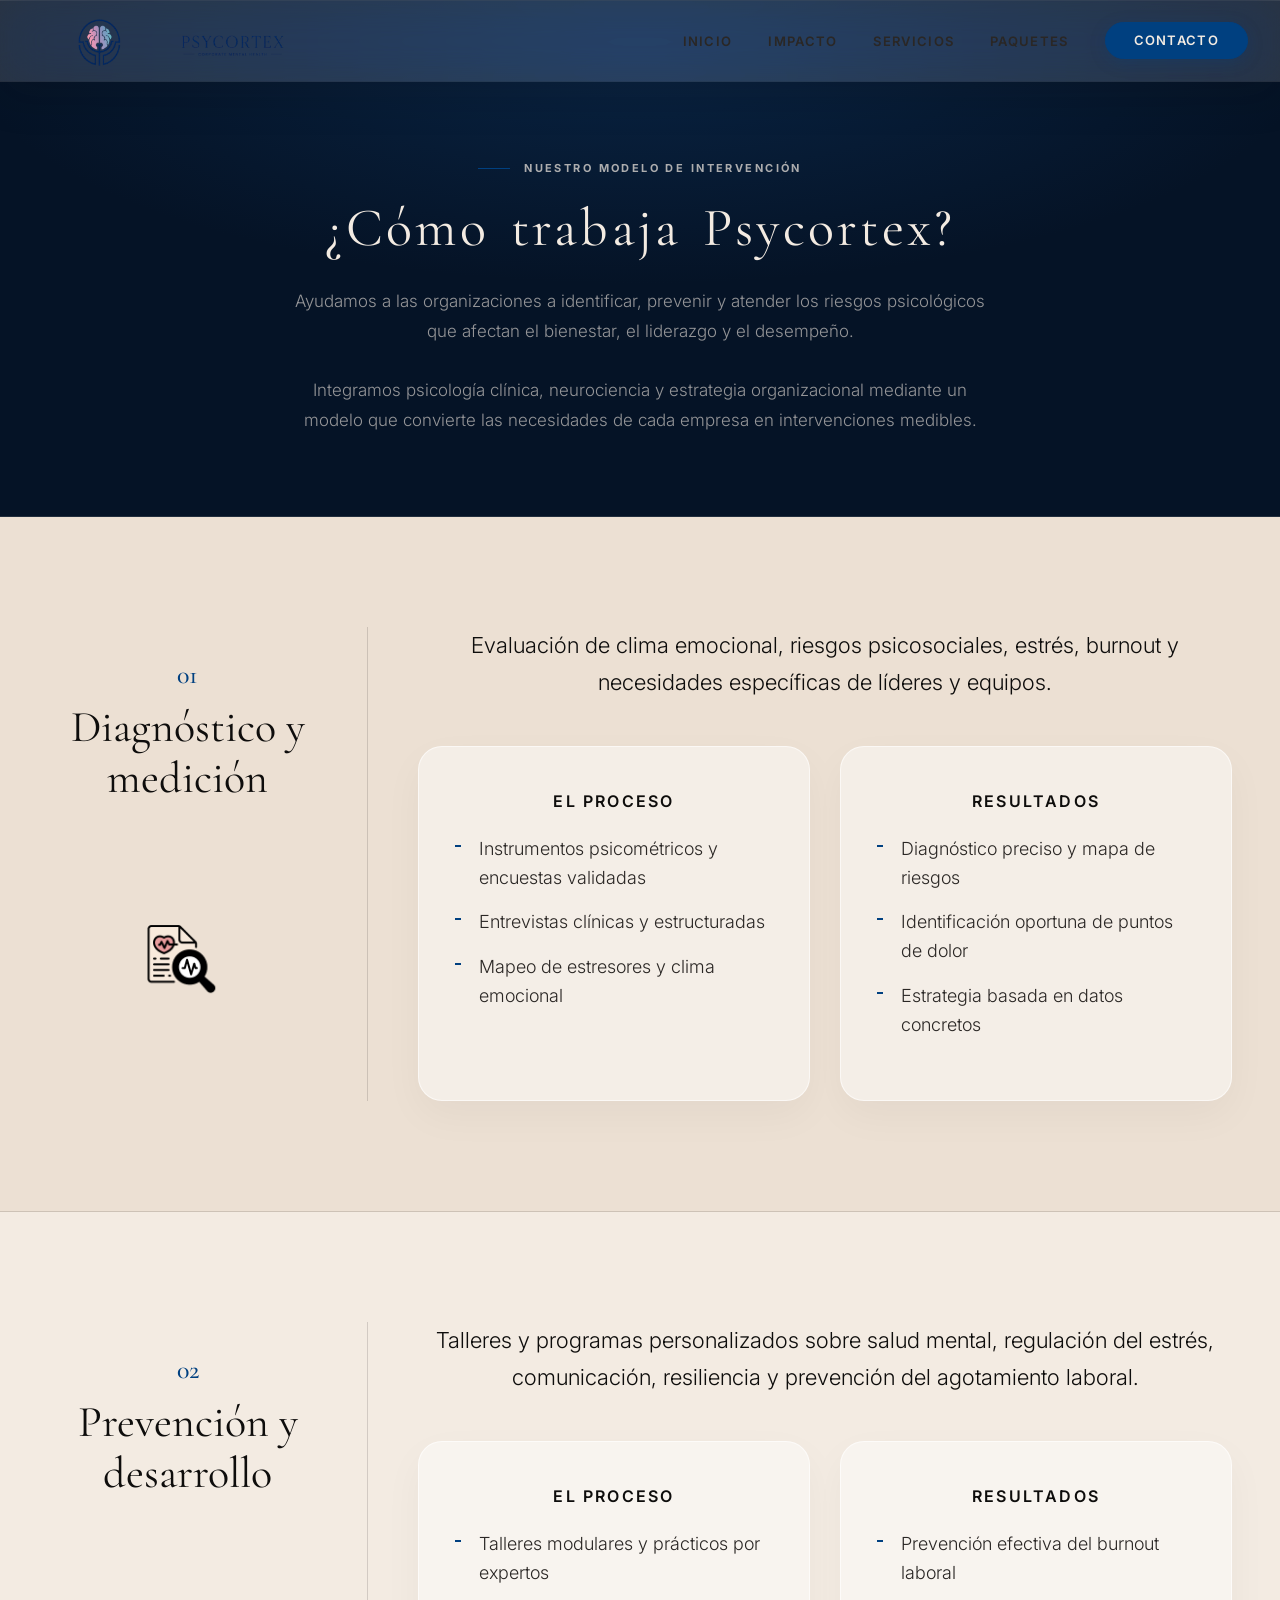
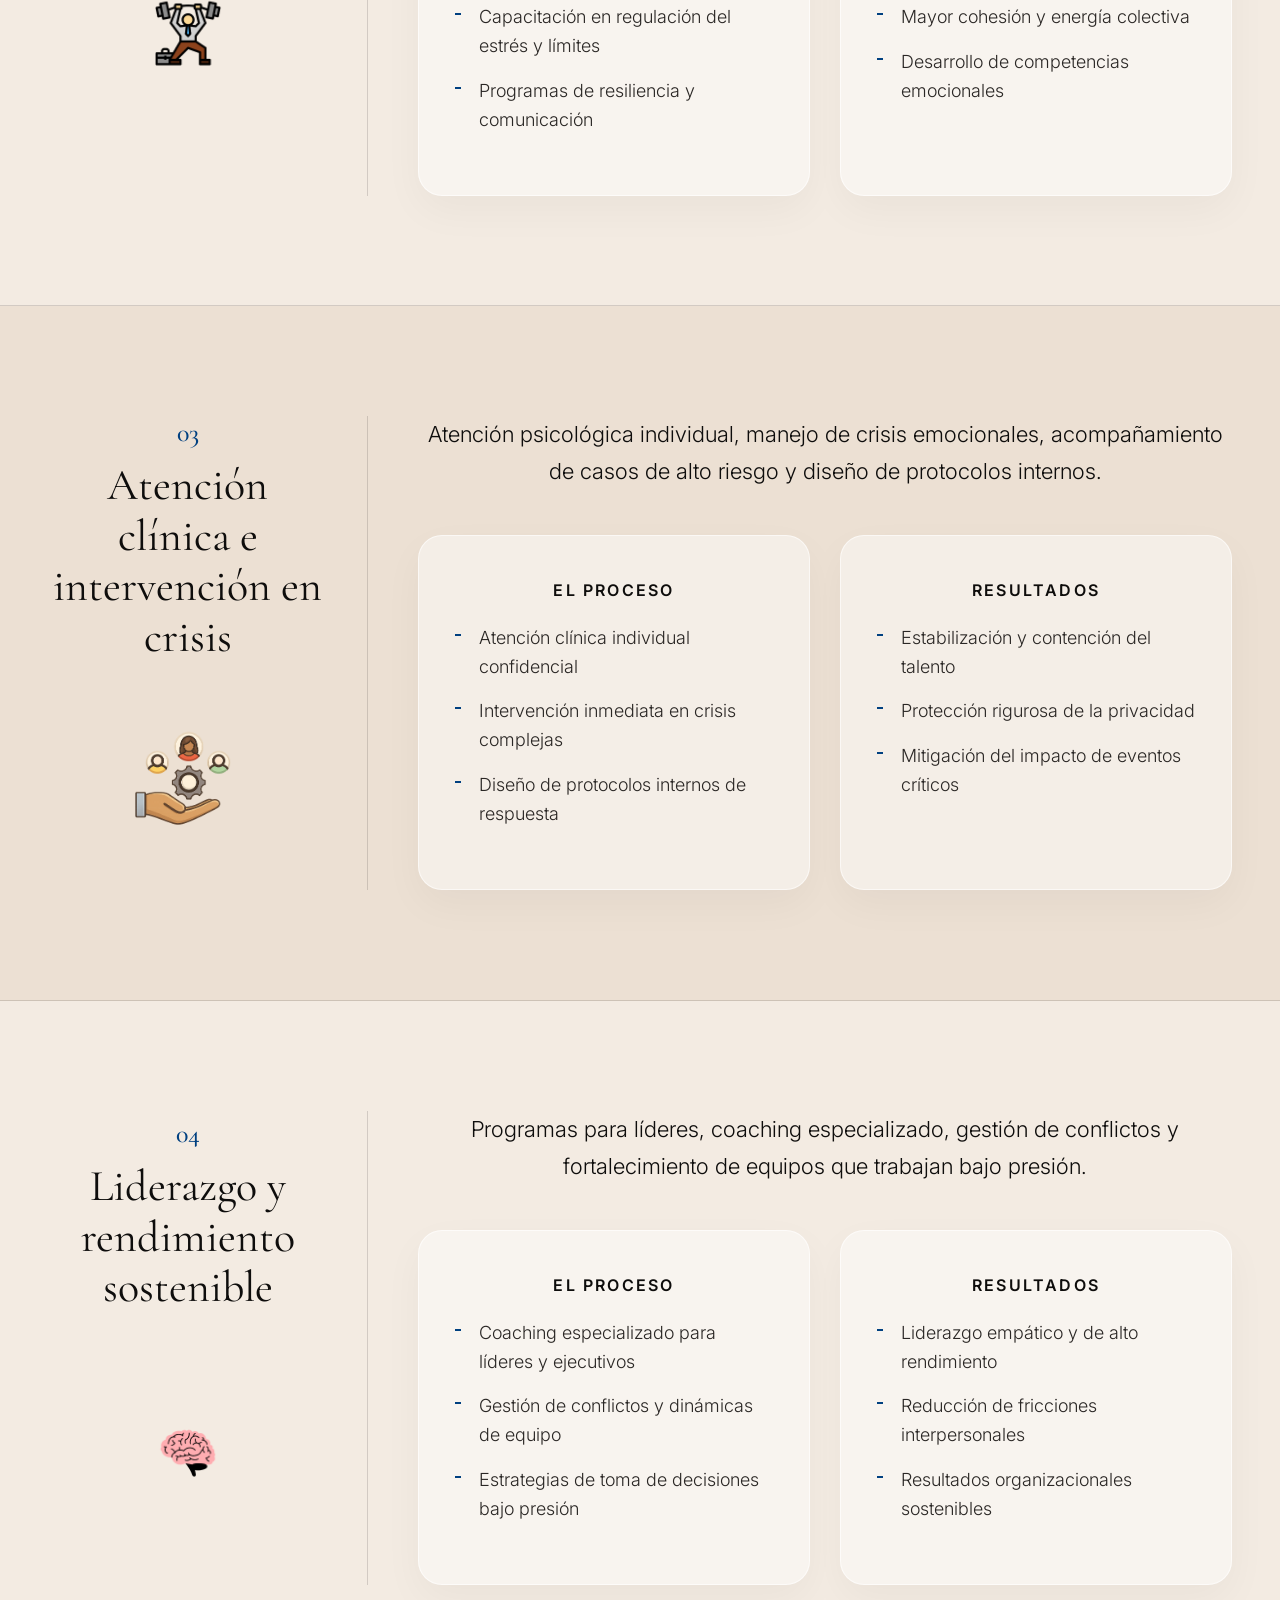
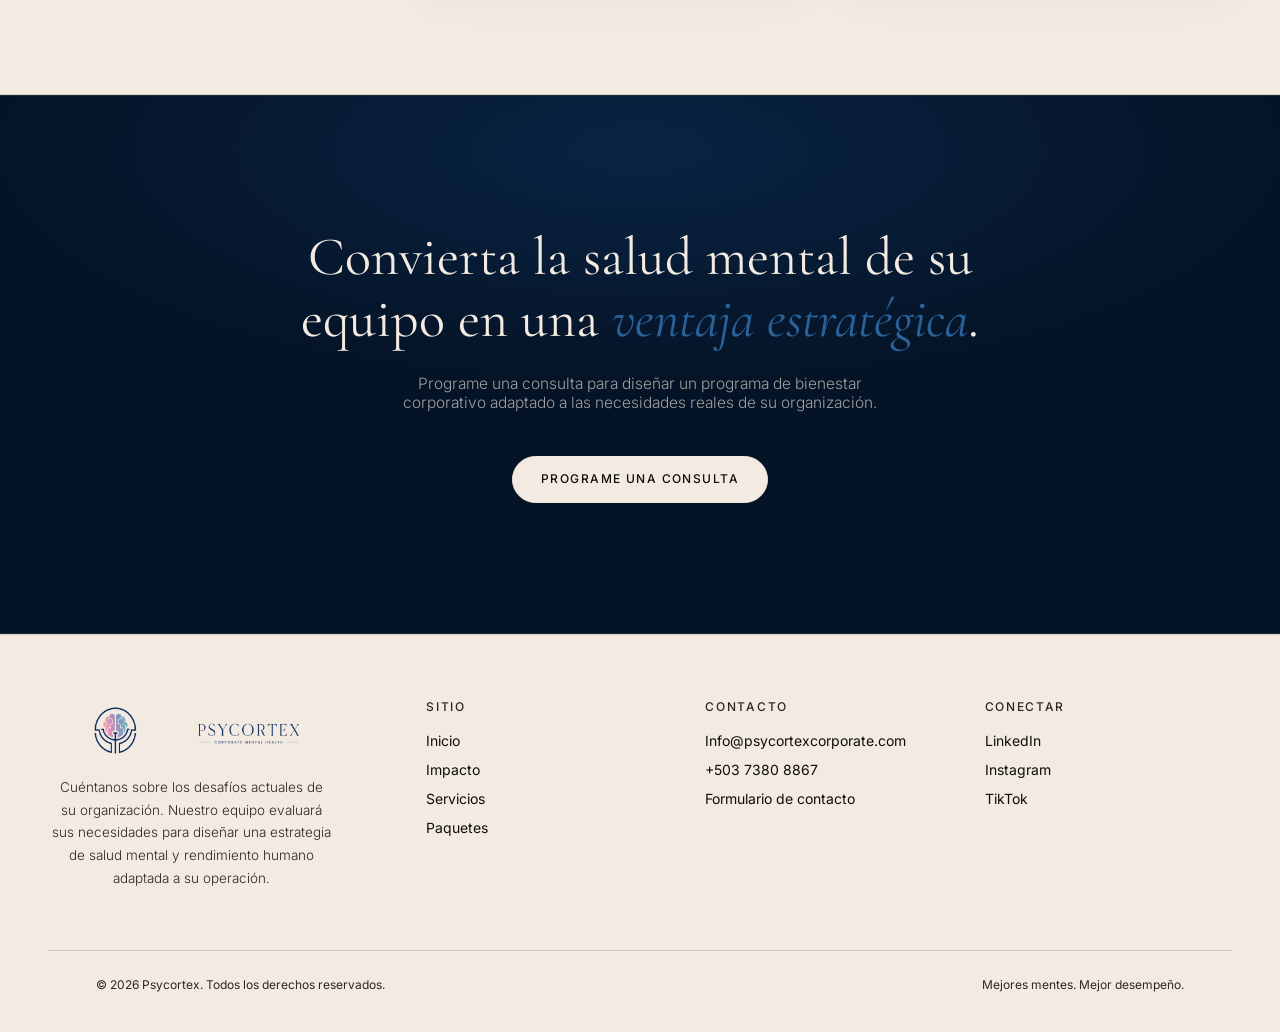
<file: services.html>
<!DOCTYPE html>
<html lang="es">
<head>
<meta charset="UTF-8">
<meta name="viewport" content="width=device-width, initial-scale=1.0, viewport-fit=cover">
<title>Servicios | Psycortex</title>
<meta name="description" content="Modelo de intervención estratégico de Psycortex: Diagnóstico y medición, Prevención y desarrollo, Atención clínica e intervención en crisis, Liderazgo y rendimiento sostenible.">

<!-- Open Graph / LinkedIn / Facebook -->
<meta property="og:type" content="website">
<meta property="og:url" content="https://psycortexcorporate.com/services.html">
<meta property="og:title" content="Servicios | Psycortex">
<meta property="og:description" content="Modelo de intervención estratégico de Psycortex: Diagnóstico, Prevención, Atención clínica y Liderazgo.">
<meta property="og:image" content="https://psycortexcorporate.com/assets/img/alba-cortez-psycortex.jpg">

<!-- Twitter Card -->
<meta name="twitter:card" content="summary_large_image">
<meta name="twitter:url" content="https://psycortexcorporate.com/services.html">
<meta name="twitter:title" content="Servicios | Psycortex">
<meta name="twitter:description" content="Modelo de intervención estratégico de Psycortex: Diagnóstico, Prevención, Atención clínica y Liderazgo.">
<meta name="twitter:image" content="https://psycortexcorporate.com/assets/img/alba-cortez-psycortex.jpg">

<link rel="preconnect" href="https://fonts.googleapis.com">
<link rel="preconnect" href="https://fonts.gstatic.com" crossorigin>
<link href="https://fonts.googleapis.com/css2?family=Cormorant+Garamond:ital,wght@0,300;0,400;0,500;0,600;1,400&family=Inter:wght@300;400;500;600&display=swap" rel="stylesheet">
<link rel="stylesheet" href="assets/css/style.css?v=184">
<style>
  .service-detail-section {
    padding: 110px 0;
    border-bottom: 1px solid var(--line);
  }
  .service-detail-grid {
    display: grid;
    grid-template-columns: 320px 1fr;
    gap: 50px;
    align-items: center;
  }
  .glass-card-grid {
    display: grid;
    grid-template-columns: 1fr 1fr;
    gap: 30px;
  }
  @media (max-width: 768px) and (orientation: portrait), (max-width: 600px) {
    .service-detail-grid { grid-template-columns: 1fr !important; gap: 40px !important; }
    .glass-card-grid { grid-template-columns: 1fr !important; gap: 20px !important; }
  }
  .service-brand-col {
    border-right: 1px solid var(--line) !important;
  }
  .service-detail-grid > div:first-child {
    text-align: center;
    display: flex;
    flex-direction: column;
    align-items: center;
    justify-content: center;
    gap: 8px;
  }
  .service-detail-grid h2 {
    font-family: 'Cormorant Garamond', serif;
    font-size: clamp(28px, 4vw, 40px);
    font-weight: 400;
    line-height: 1.15;
    margin: 0 0 8px 0 !important;
    text-align: center;
    color: var(--ink);
  }
  .service-detail-grid .num {
    font-family: 'Cormorant Garamond', serif;
    font-size: 24px;
    color: var(--rose);
    display: block;
    margin: 0 0 4px 0 !important;
    font-weight: 500;
    text-align: center;
  }
  .service-icon {
    width: 140px;
    height: auto;
    margin: 0 auto !important;
    display: block;
  }
  .service-detail-grid .lead {
    font-size: 22px;
    line-height: 1.7;
    color: var(--ink);
    margin-bottom: 44px;
    font-weight: 300;
    text-align: center;
  }
  .glass-card {
    background: rgba(255, 255, 255, 0.45);
    backdrop-filter: blur(24px) saturate(160%);
    -webkit-backdrop-filter: blur(24px) saturate(160%);
    border: 1px solid rgba(255, 255, 255, 0.6);
    border-radius: 24px;
    padding: 44px 36px;
    box-shadow: 0 15px 40px rgba(14,13,12,0.04);
    height: 100%;
    transition: transform 0.4s ease, box-shadow 0.4s ease;
  }
  .glass-card:hover {
    transform: translateY(-4px);
    box-shadow: 0 25px 50px rgba(14,13,12,0.08);
  }
  .glass-card h4 {
    font-size: 16px;
    letter-spacing: 0.14em;
    text-transform: uppercase;
    font-weight: 600;
    margin-bottom: 24px;
    color: var(--ink);
    text-align: center;
  }
  .glass-card ul {
    list-style: none;
  }
  .glass-card ul li {
    font-size: 18px;
    color: var(--ink-soft);
    font-weight: 300;
    margin-bottom: 16px;
    padding-left: 24px;
    position: relative;
    line-height: 1.6;
  }
  .glass-card ul li::before {
    content: '';
    position: absolute;
    left: 0;
    top: 10px;
    width: 6px;
    height: 2px;
    background: var(--rose);
  }
</style>
</head>
<body>

<div class="grain"></div>
<div class="field-glow"></div>
<canvas id="circuit"></canvas>

<!-- ============ NAV ============ -->
<nav>
  <a href="index.html" class="logo-mark">
    <img src="assets/img/logo-new.png" alt="Psycortex Logo" style="height: 90px; width: auto; margin: -23px -11px; flex-shrink: 0;">
    <img src="assets/img/logo-text.png" alt="Psycortex Text" style="height: 90px; width: auto; margin: -8px -11px -23px -30px;">
  </a>
  <button class="nav-toggle" id="navToggle" aria-label="Abrir menú" aria-expanded="false">
    <span></span>
    <span></span>
    <span></span>
  </button>
  <ul class="nav-links">
    <li><a href="index.html">Inicio</a></li>
    <li><a href="about.html">Impacto</a></li>
    <li><a href="services.html">Servicios</a></li>
    <li><a href="packages.html">Paquetes</a></li>
    <li><a href="contact.html" class="nav-cta">Contacto</a></li>
  </ul>
</nav>

<!-- ============ HEADER ============ -->
<section class="services" style="padding: 160px 0 80px; border-bottom: 1px solid rgba(243,235,226,0.12);">
  <div class="wrap" style="position: relative; z-index: 1;">
    <div class="section-head" style="margin-bottom: 0;">
      <div>
        <div class="eyebrow"><div class="rule"></div><span>NUESTRO MODELO DE INTERVENCIÓN</span></div>
        <h2>¿Cómo trabaja Psycortex?</h2>
      </div>
      <p>Ayudamos a las organizaciones a identificar, prevenir y atender los riesgos psicológicos que afectan el bienestar, el liderazgo y el desempeño.<br><br>Integramos psicología clínica, neurociencia y estrategia organizacional mediante un modelo que convierte las necesidades de cada empresa en intervenciones medibles.</p>
    </div>
  </div>
</section>

<!-- ============ SERVICE 01 ============ -->
<section id="service-01" class="service-detail-section" style="background: var(--cream-deep);">
  <div class="wrap">
    <div class="service-detail-grid scroll-fade">
      <div class="service-brand-col">
        <span class="num">01</span>
        <h2>Diagnóstico y medición</h2>
        <img src="assets/img/diagnostic-icon.png" alt="Icono Diagnóstico" class="service-icon" width="160" height="160" loading="lazy">
      </div>
      <div>
        <p class="lead">Evaluación de clima emocional, riesgos psicosociales, estrés, burnout y necesidades específicas de líderes y equipos.</p>
        <div class="glass-card-grid">
          <div class="glass-card">
            <h4>El Proceso</h4>
            <ul>
              <li>Instrumentos psicométricos y encuestas validadas</li>
              <li>Entrevistas clínicas y estructuradas</li>
              <li>Mapeo de estresores y clima emocional</li>
            </ul>
          </div>
          <div class="glass-card">
            <h4>Resultados</h4>
            <ul>
              <li>Diagnóstico preciso y mapa de riesgos</li>
              <li>Identificación oportuna de puntos de dolor</li>
              <li>Estrategia basada en datos concretos</li>
            </ul>
          </div>
        </div>
      </div>
    </div>
  </div>
</section>

<!-- ============ SERVICE 02 ============ -->
<section id="service-02" class="service-detail-section">
  <div class="wrap">
    <div class="service-detail-grid scroll-fade">
      <div class="service-brand-col">
        <span class="num">02</span>
        <h2>Prevención y desarrollo</h2>
        <img src="assets/img/resilience-icon.png" alt="Icono Prevención" class="service-icon" width="160" height="160" loading="lazy">
      </div>
      <div>
        <p class="lead">Talleres y programas personalizados sobre salud mental, regulación del estrés, comunicación, resiliencia y prevención del agotamiento laboral.</p>
        <div class="glass-card-grid">
          <div class="glass-card">
            <h4>El Proceso</h4>
            <ul>
              <li>Talleres modulares y prácticos por expertos</li>
              <li>Capacitación en regulación del estrés y límites</li>
              <li>Programas de resiliencia y comunicación</li>
            </ul>
          </div>
          <div class="glass-card">
            <h4>Resultados</h4>
            <ul>
              <li>Prevención efectiva del burnout laboral</li>
              <li>Mayor cohesión y energía colectiva</li>
              <li>Desarrollo de competencias emocionales</li>
            </ul>
          </div>
        </div>
      </div>
    </div>
  </div>
</section>

<!-- ============ SERVICE 03 ============ -->
<section id="service-03" class="service-detail-section" style="background: var(--cream-deep);">
  <div class="wrap">
    <div class="service-detail-grid scroll-fade">
      <div class="service-brand-col">
        <span class="num">03</span>
        <h2>Atención clínica e intervención en crisis</h2>
        <img src="assets/img/crisis-icon.png" alt="Icono Crisis" class="service-icon" width="160" height="160" loading="lazy">
      </div>
      <div>
        <p class="lead">Atención psicológica individual, manejo de crisis emocionales, acompañamiento de casos de alto riesgo y diseño de protocolos internos.</p>
        <div class="glass-card-grid">
          <div class="glass-card">
            <h4>El Proceso</h4>
            <ul>
              <li>Atención clínica individual confidencial</li>
              <li>Intervención inmediata en crisis complejas</li>
              <li>Diseño de protocolos internos de respuesta</li>
            </ul>
          </div>
          <div class="glass-card">
            <h4>Resultados</h4>
            <ul>
              <li>Estabilización y contención del talento</li>
              <li>Protección rigurosa de la privacidad</li>
              <li>Mitigación del impacto de eventos críticos</li>
            </ul>
          </div>
        </div>
      </div>
    </div>
  </div>
</section>

<!-- ============ SERVICE 04 ============ -->
<section id="service-04" class="service-detail-section">
  <div class="wrap">
    <div class="service-detail-grid scroll-fade">
      <div class="service-brand-col">
        <span class="num">04</span>
        <h2>Liderazgo y rendimiento sostenible</h2>
        <img src="assets/img/brain-icon.png" alt="Icono Liderazgo" class="service-icon" width="160" height="160" loading="lazy">
      </div>
      <div>
        <p class="lead">Programas para líderes, coaching especializado, gestión de conflictos y fortalecimiento de equipos que trabajan bajo presión.</p>
        <div class="glass-card-grid">
          <div class="glass-card">
            <h4>El Proceso</h4>
            <ul>
              <li>Coaching especializado para líderes y ejecutivos</li>
              <li>Gestión de conflictos y dinámicas de equipo</li>
              <li>Estrategias de toma de decisiones bajo presión</li>
            </ul>
          </div>
          <div class="glass-card">
            <h4>Resultados</h4>
            <ul>
              <li>Liderazgo empático y de alto rendimiento</li>
              <li>Reducción de fricciones interpersonales</li>
              <li>Resultados organizacionales sostenibles</li>
            </ul>
          </div>
        </div>
      </div>
    </div>
  </div>
</section>

<!-- ============ CTA ============ -->
<section class="cta-section" id="contact">
  <div class="cta-panel">
    <h2>Convierta la salud mental de su equipo en una <em>ventaja estratégica</em>.</h2>
    <p>Programe una consulta para diseñar un programa de bienestar corporativo adaptado a las necesidades reales de su organización.</p>
    <div class="cta-actions">
      <a href="contact.html" class="btn-primary light">Programe una consulta</a>
    </div>
  </div>
</section>

<!-- ============ FOOTER ============ -->
<footer>
  <div class="footer-grid">
    <div class="footer-brand">
      <a href="index.html" class="logo-mark">
        <img src="assets/img/logo-new.png" alt="Psycortex Logo" style="height: 90px; width: auto; margin: -23px -11px; flex-shrink: 0;">
        <img src="assets/img/logo-text.png" alt="Psycortex Text" style="height: 90px; width: auto; margin: -8px -11px -23px -30px;">
      </a>
      <p>Cuéntanos sobre los desafíos actuales de su organización. Nuestro equipo evaluará sus necesidades para diseñar una estrategia de salud mental y rendimiento humano adaptada a su operación.</p>
    </div>
    <div class="footer-col">
      <h5>Sitio</h5>
      <a href="index.html">Inicio</a>
      <a href="about.html">Impacto</a>
      <a href="services.html">Servicios</a>
      <a href="packages.html">Paquetes</a>
    </div>
    <div class="footer-col">
      <h5>Contacto</h5>
      <a href="mailto:Info@psycortexcorporate.com">Info@psycortexcorporate.com</a>
      <a href="tel:+50373808867">+503 7380 8867</a>
      <a href="contact.html">Formulario de contacto</a>
    </div>
    <div class="footer-col">
      <h5>Conectar</h5>
      <a href="#">LinkedIn</a>
      <a href="https://www.instagram.com/corporate.psycortex?xtok=cmc1MXhjeWMzaGlu" target="_blank" rel="noopener noreferrer">Instagram</a>
      <a href="https://www.tiktok.com/@pyscortex.corporate" target="_blank" rel="noopener noreferrer">TikTok</a>
    </div>
  </div>
  <div class="footer-bottom wrap">
    <span>© <span class="copyright-year">2026</span> Psycortex. Todos los derechos reservados.</span>
    <span>Mejores mentes. Mejor desempeño.</span>
  </div>
</footer>

<script src="assets/js/main.js?v=184"></script>
</body>
</html>
</file>
<file: assets/css/style.css>
:root{
    --cream:#F3EBE2;
    --cream-deep:#ECE0D3;
    --ink:#0E0D0C;
    --ink-soft:#2A2725;
    --rose:#004080;
    --rose-soft:#296299;
    --line:rgba(14,13,12,0.14);
    --glass:rgba(243,235,226,0.55);
    --glass-dark:rgba(14,13,12,0.62);
  }

  *{margin:0;padding:0;box-sizing:border-box;}

  html{scroll-behavior:smooth;}

  body{
    background:var(--cream);
    color:var(--ink);
    font-family:'Inter', sans-serif;
    overflow-x:hidden;
    position:relative;
  }

  @media (prefers-reduced-motion: reduce){
    *{animation-duration:0.01ms !important; animation-iteration-count:1 !important; transition-duration:0.01ms !important; scroll-behavior:auto !important;}
  }

  /* ---------- Texture / background field ---------- */
  .grain{
    position:fixed; inset:0; z-index:0; pointer-events:none; opacity:0.5;
    background-image:radial-gradient(circle at 1px 1px, rgba(14,13,12,0.05) 1px, transparent 0);
    background-size:3px 3px;
  }

  .field-glow{
    position:fixed; inset:0; z-index:0; pointer-events:none;
    background:
      radial-gradient(ellipse 60% 40% at 80% -5%, rgba(0,64,128,0.18), transparent 60%),
      radial-gradient(ellipse 50% 35% at 10% 15%, rgba(14,13,12,0.05), transparent 60%);
  }

  /* ---------- Neural circuit signature canvas ---------- */
  #circuit{
    position:absolute; top:0; left:0; width:100%; height:100%; z-index:1; pointer-events:none;
  }

  /* ---------- Nav ---------- */
  nav, .site-header{
    position:fixed; top:0; left:0; right:0; z-index:50;
    display:flex; align-items:center; justify-content:space-between;
    padding:20px 28px 20px 48px;
    background:rgba(243, 235, 226, 0.15); /* Sleek transparent tint */
    backdrop-filter:blur(24px) saturate(150%);
    -webkit-backdrop-filter:blur(24px) saturate(150%);
    border-bottom:1px solid rgba(14,13,12,0.08); /* Fainter border */
    box-shadow:0 15px 40px rgba(14,13,12,0.15);
    transition:padding 0.4s ease, background 0.4s ease;
  }

  .logo-mark{
    display:flex; align-items:center; gap:12px;
    font-family:'Cormorant Garamond', serif;
    font-size:23px;
    letter-spacing:0.04em;
    text-decoration:none;
    color:inherit;
    cursor:pointer;
  }
  .logo-mark svg{width:34px; height:34px; flex-shrink:0;}
  .logo-mark .b1{color:var(--ink); font-weight:500;}
  .logo-mark .b2{color:var(--rose); font-weight:500;}

  .nav-links{
    display:flex; gap:36px; align-items:center;
    list-style:none;
    margin-left:auto;
    position:relative;
    left:auto;
    transform:none;
  }
  .nav-links a{
    color:var(--ink-soft);
    text-decoration:none;
    font-size:13px;
    letter-spacing:0.1em;
    text-transform:uppercase;
    font-weight:600;
    position:relative;
    padding-bottom:6px;
    transition:color 0.4s ease;
  }
  .nav-links a::after{
    content:'';
    position:absolute; left:0; right:0; bottom:0; height:1px;
    background:var(--rose);
    transform:scaleX(0);
    transform-origin:right;
    transition:transform 0.4s cubic-bezier(0.4, 0, 0.2, 1);
  }
  .nav-links a:hover{color:var(--ink);}
  .nav-links a:hover::after{
    transform:scaleX(1);
    transform-origin:left;
  }

  .nav-cta{
    border:1px solid var(--rose);
    border-radius:100px;
    padding:11px 28px !important;
    font-size:13px;
    letter-spacing:0.12em;
    text-transform:uppercase;
    font-weight:600;
    color:var(--cream) !important;
    text-decoration:none;
    transition:all 0.35s ease;
    background:var(--rose);
    display:inline-flex !important;
    align-items:center !important;
    justify-content:center !important;
    text-align:center !important;
    line-height:1 !important;
    box-shadow:0 4px 15px rgba(0, 64, 128, 0.25);
  }
  .nav-links a.nav-cta{
    padding-bottom:11px !important;
  }
  .nav-links a.nav-cta:hover{
    background:transparent !important;
    color:var(--rose) !important;
    border-color:var(--rose) !important;
    transform:translateY(-1px);
    box-shadow:none !important;
  }
  .nav-links a.nav-cta::after{display:none;}

  /* Mobile Toggle Button */
  .nav-toggle {
    display: none;
    background: transparent;
    border: none;
    cursor: pointer;
    padding: 8px;
    margin-left: auto;
    z-index: 60;
    width: 44px;
    height: 44px;
    flex-direction: column;
    justify-content: center;
    align-items: center;
    gap: 5px;
    border-radius: 8px;
    transition: background 0.3s ease;
  }
  .nav-toggle:hover, .nav-toggle:focus-visible {
    background: rgba(14, 13, 12, 0.05);
    outline: none;
  }
  .nav-toggle span {
    display: block;
    width: 24px;
    height: 2px;
    background-color: var(--ink);
    border-radius: 2px;
    transition: transform 0.3s ease, opacity 0.3s ease;
  }
  .nav-toggle.is-active span:nth-child(1) {
    transform: translateY(7px) rotate(45deg);
  }
  .nav-toggle.is-active span:nth-child(2) {
    opacity: 0;
  }
  .nav-toggle.is-active span:nth-child(3) {
    transform: translateY(-7px) rotate(-45deg);
  }

  .mobile-only {
    display: none !important;
  }
  .desktop-only {
    display: block !important;
  }

  /* ---------- Hero ---------- */
  .hero{
    padding:160px 48px 100px;
    min-height:100vh;
    display:flex;
    align-items:center;
    position:relative;
    overflow:hidden;
    border-bottom:1px solid var(--line);
  }
  .hero-cutout{
    position:absolute;
    bottom:0;
    right:-0.5%;
    height:102%;
    z-index:3;
    pointer-events:none;
    opacity:0;
    animation:riseIn 1.4s 0.2s ease forwards;
    object-fit:contain;
    filter:drop-shadow(-30px 20px 50px rgba(0, 0, 0, 0.35));
  }

  .hero-inner{
    max-width:1850px;
    margin:0 auto;
    width:100%;
    position:relative;
    z-index:2;
  }
  .eyebrow{
    display:flex; align-items:center; gap:14px;
    margin-bottom:28px;
    opacity:0;
    animation:riseIn 1s 0.2s ease forwards;
  }
  .eyebrow .rule{width:46px; height:1px; background:var(--rose);}
  .eyebrow span{
    font-size:13.5px; letter-spacing:0.22em; text-transform:uppercase;
    color:var(--ink-soft); font-weight:700;
  }

  .hero h1{
    font-family:'Cormorant Garamond', serif;
    font-weight:400;
    font-size:clamp(31px, 4.6vw, 62px);
    line-height:1.15;
    letter-spacing:-0.01em;
    max-width:990px;
    opacity:0;
    animation:riseIn 1.1s 0.4s ease forwards;
  }
  .hero h1 em{
    font-style:italic;
    font-weight:400;
    color:var(--rose);
    position:relative;
  }

  .hero-sub{
    margin-top:30px;
    max-width:600px;
    font-size:19px;
    line-height:1.68;
    color:var(--ink-soft);
    font-weight:300;
    opacity:0;
    animation:riseIn 1.1s 0.65s ease forwards;
  }

  .hero-actions{
    margin-top:72px;
    display:flex;
    gap:20px;
    align-items:center;
    opacity:0;
    animation:riseIn 1.1s 0.85s ease forwards;
  }

  .btn-primary{
    background:var(--rose);
    color:var(--cream);
    padding:14px 28px;
    font-size:12px;
    letter-spacing:0.12em;
    text-transform:uppercase;
    font-weight:500;
    text-decoration:none;
    border:1px solid var(--rose);
    border-radius:100px;
    transition:all 0.4s cubic-bezier(.4,0,.2,1);
    position:relative;
    overflow:hidden;
    text-align:center !important;
    display:inline-flex !important;
    flex-direction:column !important;
    align-items:center !important;
    justify-content:center !important;
    line-height:1.35 !important;
  }
  .btn-primary span{
    display:block !important;
    text-align:center !important;
    width:100% !important;
    margin:0 auto !important;
  }
  .btn-primary:hover{
    background:transparent;
    color:var(--rose);
  }

  .btn-ghost{
    display:flex; align-items:center; gap:10px;
    color:var(--ink);
    text-decoration:none;
    font-size:12px;
    letter-spacing:0.08em;
    text-transform:uppercase;
    font-weight:500;
    border-bottom:1px solid transparent;
    padding-bottom:4px;
    transition:border-color 0.3s ease;
  }
  .btn-ghost:hover{border-color:var(--ink);}
  .btn-ghost svg{width:12px; height:12px;}

  @keyframes riseIn{
    from{opacity:0; transform:translateY(22px);}
    to{opacity:1; transform:translateY(0);}
  }

  /* floating glass stat card */
  .float-card{
    position:absolute;
    right:calc(140px + 10vw);
    top:60px;
    width:308px;
    padding:33px 31px;
    background:rgba(255, 255, 255, 0.05);
    backdrop-filter:blur(24px);
    -webkit-backdrop-filter:blur(24px);
    border:1px solid rgba(255, 255, 255, 0.4);
    border-radius:20px;
    box-shadow:0 30px 60px -20px rgba(14,13,12,0.18);
    opacity:0;
    animation:riseIn 1.2s 1s ease forwards, hover 7s 2.2s ease-in-out infinite;
  }
  @keyframes hover{
    0%,100%{transform:translateY(0);}
    50%{transform:translateY(-10px);}
  }
  .float-card .stat-num{
    font-family:'Cormorant Garamond', serif;
    font-size:46px;
    color:var(--rose);
    line-height:1;
  }
  .float-card .stat-num span{color:var(--ink);}
  .float-card .stat-label{
    margin-top:10px;
    font-size:12px;
    letter-spacing:0.08em;
    color:var(--ink-soft);
    line-height:1.5;
  }
  .float-card .stat-rule{
    width:100%; height:1px; background:var(--line); margin:18px 0;
  }

  .scroll-cue{
    position:absolute;
    bottom:-10px;
    left:0;
    display:flex; align-items:center; gap:12px;
    opacity:0;
    animation:riseIn 1s 1.3s ease forwards;
  }
  .scroll-cue .line{
    width:1px; height:46px;
    background:linear-gradient(to bottom, var(--ink), transparent);
    position:relative;
    overflow:hidden;
  }
  .scroll-cue .line::after{
    content:'';
    position:absolute; left:0; top:-100%; width:100%; height:60%;
    background:var(--rose);
    animation:drip 2.4s ease-in-out infinite;
  }
  @keyframes drip{
    0%{top:-60%;} 100%{top:100%;}
  }
  .scroll-cue span{
    font-size:11px; letter-spacing:0.15em; text-transform:uppercase; color:var(--ink-soft);
  }

  /* ---------- Section shared ---------- */
  section{position:relative; z-index:2;}
  .wrap{max-width:1280px; margin:0 auto; padding:0 48px; position:relative; z-index:2;}

  .section-head{
    display:flex;
    flex-direction:column;
    align-items:center;
    text-align:center;
    gap:24px;
    margin:0 auto 80px;
    max-width: 860px;
  }
  .section-head .eyebrow{margin-bottom:4px; animation:none; opacity:1; justify-content:center;}
  .section-head h2{
    font-family:'Cormorant Garamond', serif;
    font-weight:400;
    font-size:clamp(34px, 4.5vw, 54px);
    line-height:1.3;
    letter-spacing:0.06em;
    word-spacing:0.1em;
    margin: 0;
  }
  .section-head h2 em{color:var(--rose); font-style:italic;}
  .section-head p{ max-width:700px; font-size:17px; color:var(--ink-soft); line-height:1.75; font-weight:300; margin:0 auto;}
  @media (max-width:860px){
    .section-head{align-items:center; text-align:center;}
    .section-head p{text-align:center;}
  }

  /* ---------- Trust strip ---------- */
  .trust{
    padding:90px 0 50px;
    border-bottom:1px solid var(--line);
  }
  .trust-row{
    display:flex; flex-direction:column; align-items:flex-start; gap:12px;
    margin-top:100px;
    opacity:0;
    animation:riseIn 1s 0.6s ease forwards;
  }
  .trust-label{
    font-size:11px; letter-spacing:0.12em; text-transform:uppercase; font-weight:600; color:var(--ink-soft);
  }
  .trust-marks{
    display:flex; align-items:center; gap:16px; flex-wrap:wrap;
    opacity:0.75;
  }
  .trust-marks span{
    font-family:'Cormorant Garamond', serif;
    font-size:16px; letter-spacing:0.04em; color:var(--ink-soft);
  }
  .trust-marks .dot{
    font-family:'Inter', sans-serif;
    font-size:12px; color:var(--rose); opacity:0.6;
  }

  /* Industry Marquee Ribbon */
  .industry-ribbon {
    width: 100%;
    max-width: 860px;
    overflow: hidden;
    position: relative;
    padding: 14px 0;
    margin-top: 10px;
    background: rgba(14, 13, 12, 0.03);
    border-top: 1px solid rgba(14, 13, 12, 0.08);
    border-bottom: 1px solid rgba(14, 13, 12, 0.08);
    border-radius: 8px;
    contain: paint;
    -webkit-transform: translate3d(0, 0, 0);
    transform: translate3d(0, 0, 0);
  }

  .industry-ribbon::before,
  .industry-ribbon::after {
    content: "";
    position: absolute;
    top: 0;
    bottom: 0;
    width: 60px;
    z-index: 3;
    pointer-events: none;
  }

  .industry-ribbon::before {
    left: 0;
    background: linear-gradient(to right, #F3EBE2 0%, rgba(243, 235, 226, 0) 100%);
  }

  .industry-ribbon::after {
    right: 0;
    background: linear-gradient(to left, #F3EBE2 0%, rgba(243, 235, 226, 0) 100%);
  }

  .ribbon-track {
    display: flex;
    width: max-content;
    will-change: transform;
    -webkit-transform: translate3d(0, 0, 0);
    transform: translate3d(0, 0, 0);
    -webkit-backface-visibility: hidden;
    backface-visibility: hidden;
    animation: ribbonMarquee 25s linear infinite;
  }

  @media (hover: hover) and (pointer: fine) {
    .ribbon-track:hover {
      animation-play-state: paused;
    }
  }

  .ribbon-group {
    display: flex;
    align-items: center;
    gap: 24px;
    padding-right: 24px;
    white-space: nowrap;
    flex-shrink: 0;
  }

  .ribbon-group span {
    font-family: 'Cormorant Garamond', serif;
    font-size: 17.5px;
    letter-spacing: 0.04em;
    color: var(--ink-soft);
    font-weight: 500;
  }

  .ribbon-group .dot {
    font-family: 'Inter', sans-serif;
    font-size: 13px;
    color: var(--rose);
    opacity: 0.7;
  }

  @keyframes ribbonMarquee {
    0% {
      -webkit-transform: translate3d(0, 0, 0);
      transform: translate3d(0, 0, 0);
    }
    100% {
      -webkit-transform: translate3d(-50%, 0, 0);
      transform: translate3d(-50%, 0, 0);
    }
  }

  /* ---------- Approach / philosophy ---------- */
  .approach{
    padding:150px 0;
    background:transparent;
  }
  .approach .wrap {
    max-width: 1890px;
  }

  .approach .section-head h2 {
    font-size: 50px;
    line-height: 1.25;
  }

  .approach .section-head p {
    font-size: 21px;
    line-height: 1.7;
    max-width: 945px;
  }

  .approach .eyebrow span {
    font-size: 15px;
    letter-spacing: 0.16em;
  }

  .approach-grid{
    display:flex;
    flex-wrap:wrap;
    justify-content:center;
    gap:24px;
    align-items:stretch;
  }
  @media (max-width:1024px){
    .approach-grid{flex-direction:column; align-items:center;}
  }

  .roadmap-card {
    border-top: 4px solid var(--rose) !important;
    position: relative;
    padding-top: 64px !important;
  }

  .roadmap-step-badge {
    position: absolute;
    top: -20px;
    left: 50%;
    transform: translateX(-50%);
    background: #004080;
    color: #F3EBE2;
    padding: 6px 20px;
    border-radius: 20px;
    font-size: 13px;
    font-weight: 600;
    letter-spacing: 0.12em;
    box-shadow: 0 6px 16px rgba(0, 64, 128, 0.28);
    white-space: nowrap;
    border: 1px solid rgba(255,255,255,0.3);
  }

  .roadmap-connector {
    display: flex;
    align-items: center;
    justify-content: center;
    color: var(--rose);
    opacity: 0.7;
    flex-shrink: 0;
    align-self: center;
  }
  .roadmap-connector svg {
    width: 26px;
    height: 26px;
  }
  @media (max-width: 1024px) {
    .roadmap-connector {
      transform: rotate(90deg);
      margin: 10px 0;
    }
  }

  .approach-card{
    background:rgba(255, 255, 255, 0.05);
    backdrop-filter:blur(24px);
    -webkit-backdrop-filter:blur(24px);
    border:1px solid rgba(255, 255, 255, 0.4);
    border-radius:30px;
    padding:70px 52px;
    position:relative;
    box-shadow:0 25px 60px rgba(14,13,12,0.3);
    transition:background 0.45s ease, box-shadow 0.45s ease, transform 0.45s ease;
    animation:hover 6s ease-in-out infinite;
    flex: 1 1 380px;
    max-width: 546px;
    text-align: center;
  }

  .approach-card:hover{
    background:rgba(255, 255, 255, 0.1);
    box-shadow:0 35px 80px rgba(14,13,12,0.45);
  }

  .approach-card .num{
    font-family:'Cormorant Garamond', serif;
    font-size:21px;
    letter-spacing:0.12em;
    color:var(--rose);
    margin-bottom:40px;
    display:block;
  }
  .approach-card svg{
    width:56px; height:56px;
    margin:0 auto 34px;
    display:block;
    stroke:var(--ink);
  }
  .approach-card h3{
    font-family:'Cormorant Garamond', serif;
    font-weight:500;
    font-size:35px;
    margin-bottom:19px;
  }
  .approach-card p{
    font-size:21px;
    line-height:1.68;
    color:var(--ink-soft);
    font-weight:300;
  }

  /* ---------- Services (glass panels over circuit) ---------- */
  .services{
    padding:85px 0;
    position:relative;
    background:#051326;
    border-top:1px solid rgba(243,235,226,0.12);
    border-bottom:1px solid rgba(243,235,226,0.12);
    color:var(--cream);
    overflow:hidden;
  }
  .services::before{
    content:'';
    position:absolute; inset:0;
    background:radial-gradient(ellipse 70% 60% at 50% 10%, rgba(15, 60, 110, 0.4), transparent 75%);
    pointer-events:none;
    z-index:0;
  }
  .services::after{
    content:'';
    position:absolute;
    top:0; left:-100%; width:40%; height:100%;
    background: linear-gradient(to right, rgba(255,255,255,0), rgba(255,255,255,0.06), rgba(255,255,255,0));
    animation: shineSweep 15s infinite;
    pointer-events: none;
    z-index: 0;
  }
  @keyframes shineSweep {
    0% { left: -100%; }
    40% { left: 200%; }
    100% { left: 200%; }
  }
  .services .section-head{margin-bottom:36px;}
  .services .section-head h2{color:var(--cream);}
  .services .section-head p{color:rgba(243,235,226,0.6);}
  .services .eyebrow span{color:rgba(243,235,226,0.7);}

  .services-grid {
    display: block;
  }

  .service-list{
    display: grid;
    grid-template-columns: 1fr 1fr;
    border:1px solid rgba(243,235,226,0.16);
    border-radius:20px;
    overflow:hidden;
  }
  .service-row{
    display:grid;
    grid-template-columns:64px 1fr 90px;
    align-items:center;
    gap:36px;
    padding:34px 28px;
    border-bottom:1px solid rgba(243,235,226,0.16);
    background:rgba(243,235,226,0.03);
    backdrop-filter:blur(10px);
    transition:background 0.4s ease, padding-left 0.4s ease;
    cursor:default;
  }
  .service-row:hover{
    background:rgba(243,235,226,0.07);
    padding-left:40px;
  }
  .service-row{
    border-right: 1px solid rgba(243,235,226,0.16);
  }
  .service-row:nth-child(even){
    border-right: none;
  }
  .service-row:nth-last-child(-n+2){
    border-bottom: none;
  }
  .service-row .idx{
    font-family:'Cormorant Garamond', serif;
    color:var(--rose-soft);
    font-size:15px;
  }
  .service-row h4{
    font-family:'Cormorant Garamond', serif;
    font-weight:500;
    font-size:23px;
  }

  /* Pillars Grid (4 Pillars) */
  .pillars-grid {
    display: grid;
    grid-template-columns: 1fr 1fr;
    gap: 20px;
    margin-top: 24px;
  }
  @media (max-width: 860px) {
    .pillars-grid { grid-template-columns: 1fr; }
  }

  .pillar-card {
    display: grid;
    grid-template-columns: 36px 1fr 24px;
    align-items: flex-start;
    gap: 16px;
    padding: 26px 26px;
    background: rgba(243, 235, 226, 0.04);
    border: 1px solid rgba(243, 235, 226, 0.14);
    border-radius: 16px;
    backdrop-filter: blur(12px);
    -webkit-backdrop-filter: blur(12px);
    text-decoration: none;
    color: var(--cream);
    transition: all 0.4s cubic-bezier(.4,0,.2,1);
    position: relative;
    overflow: hidden;
  }

  .pillar-card:hover {
    background: rgba(243, 235, 226, 0.08);
    border-color: var(--rose-soft);
    transform: translateY(-4px);
    box-shadow: 0 20px 40px rgba(0, 0, 0, 0.4);
  }

  .pillar-num {
    font-family: 'Cormorant Garamond', serif;
    font-size: 20px;
    color: var(--rose);
    font-weight: 500;
    line-height: 1;
    margin-top: 4px;
  }

  .pillar-content h4 {
    font-family: 'Cormorant Garamond', serif;
    font-size: 22px;
    font-weight: 400;
    color: var(--cream);
    margin-bottom: 10px;
    line-height: 1.25;
  }

  .pillar-content p {
    font-size: 14px;
    line-height: 1.65;
    color: rgba(243, 235, 226, 0.7);
    font-weight: 300;
    margin: 0;
  }

  .pillar-card .arrow {
    width: 18px;
    height: 18px;
    stroke: var(--rose);
    opacity: 0.6;
    margin-top: 6px;
    transition: transform 0.3s ease, opacity 0.3s ease, stroke 0.3s ease;
  }

  .pillar-card:hover .arrow {
    transform: translateX(5px);
    opacity: 1;
    stroke: var(--cream);
  }

  /* Process Flow Pipeline Component */
  .process-flow-bar {
    margin-top: 40px;
    padding: 22px 32px;
    background: rgba(255, 255, 255, 0.05);
    border: 1px solid rgba(255, 255, 255, 0.18);
    border-radius: 20px;
    backdrop-filter: blur(20px);
    -webkit-backdrop-filter: blur(20px);
    box-shadow: 0 20px 50px rgba(0, 0, 0, 0.4), inset 0 1px 0 rgba(255, 255, 255, 0.15);
    display: flex;
    flex-direction: column;
    align-items: center;
    gap: 16px;
    position: relative;
    overflow: hidden;
  }

  .process-flow-bar::before {
    content: '';
    position: absolute;
    top: 0; left: 0; right: 0; height: 2px;
    background: linear-gradient(90deg, transparent, var(--rose-soft), #4A90E2, var(--cream), transparent);
    animation: flowGlow 6s ease-in-out infinite;
  }

  @keyframes flowGlow {
    0%, 100% { opacity: 0.4; }
    50% { opacity: 1; }
  }

  .process-flow-label {
    font-size: 11px;
    letter-spacing: 0.18em;
    text-transform: uppercase;
    color: rgba(243, 235, 226, 0.65);
    font-weight: 600;
  }

  .process-flow-steps {
    display: flex;
    align-items: center;
    justify-content: space-between;
    width: 100%;
    max-width: 900px;
    gap: 12px;
  }
  @media (max-width: 768px) {
    .process-flow-steps { flex-wrap: wrap; justify-content: center; gap: 16px; }
    .process-connector { display: none; }
  }

  .process-step {
    display: flex;
    align-items: center;
    gap: 10px;
    padding: 10px 20px;
    background: rgba(255, 255, 255, 0.06);
    border: 1px solid rgba(255, 255, 255, 0.15);
    border-radius: 100px;
    transition: all 0.35s ease;
  }

  .process-step:hover {
    background: rgba(255, 255, 255, 0.14);
    border-color: var(--cream);
    transform: translateY(-2px);
    box-shadow: 0 10px 25px rgba(0, 64, 128, 0.4);
  }

  .process-step .step-num {
    font-family: 'Cormorant Garamond', serif;
    font-size: 15px;
    font-weight: 600;
    color: #4A90E2;
    background: rgba(0, 64, 128, 0.25);
    padding: 2px 8px;
    border-radius: 50px;
    border: 1px solid rgba(41, 98, 153, 0.4);
  }

  .process-step .step-name {
    font-family: 'Cormorant Garamond', serif;
    font-size: 19px;
    font-weight: 500;
    letter-spacing: 0.03em;
    color: var(--cream);
  }

  .process-connector {
    display: flex;
    align-items: center;
    justify-content: center;
    color: #4A90E2;
    opacity: 0.7;
  }

  .process-connector svg {
    width: 16px;
    height: 16px;
  }
  .service-row p{
    font-size:14px;
    line-height:1.7;
    color:rgba(243,235,226,0.6);
    font-weight:300;
  }
  .service-row .arrow{
    justify-self:end;
    width:18px; height:18px;
    stroke:rgba(243,235,226,0.5);
    transition:transform 0.4s ease, stroke 0.4s ease;
  }
  .service-row:hover .arrow{transform:translateX(6px); stroke:var(--rose-soft);}
  @media (max-width:900px){
    .service-list { grid-template-columns: 1fr; }
    .service-row { border-right: none !important; border-bottom: 1px solid rgba(243,235,226,0.16) !important; }
    .service-row:last-child { border-bottom: none !important; }
  }
  @media (max-width:760px){
    .service-row{grid-template-columns:40px 1fr; row-gap:10px;}
    .service-row p{grid-column:2; }
    .service-row .arrow{display:none;}
  }

  /* ---------- Method / process timeline ---------- */
  .method{padding:130px 0;}

  .timeline{
    position:relative;
    margin-top:30px;
  }
  .timeline::before{
    content:'';
    position:absolute;
    left:0; right:0; top:50%;
    height:1px;
    background:var(--line);
  }
  .timeline-track{
    display:grid;
    grid-template-columns:repeat(4, 1fr);
    gap:24px;
  }
  @media (max-width:900px){
    .timeline-track{grid-template-columns:1fr; gap:46px;}
    .timeline::before{left:18px; top:0; bottom:0; right:auto; width:1px; height:auto;}
  }

  .stage{
    position:relative;
    padding-top:46px;
  }
  @media (max-width:900px){ .stage{padding-top:0; padding-left:50px;} }

  .stage .dot{
    position:absolute; top:calc(50% - 5px); left:0;
    width:10px; height:10px;
    border-radius:50%;
    background:var(--cream);
    border:1px solid var(--ink);
    transform:translateY(-50%);
  }
  @media (max-width:900px){
    .stage .dot{top:6px; left:13px; transform:none;}
  }
  .stage.active .dot{background:var(--rose); border-color:var(--rose);}

  .stage .stage-num{
    font-family:'Cormorant Garamond', serif;
    font-size:13px; color:var(--rose); letter-spacing:0.08em;
    display:block; margin-bottom:14px;
  }
  .stage h4{
    font-family:'Cormorant Garamond', serif;
    font-size:21px; font-weight:500; margin-bottom:10px;
  }
  .stage p{
    font-size:14px; line-height:1.7; color:var(--ink-soft); font-weight:300;
  }

  /* ---------- Credentials / about ---------- */
  .credentials{padding:120px 0;}
  .cred-grid{
    display:grid;
    grid-template-columns:510px 1fr;
    gap:60px;
    align-items:stretch;
    transform: none !important;
    max-width: 1420px;
    margin: 0 auto;
  }
  @media (max-width:900px){
    .cred-grid{grid-template-columns:1fr !important; gap:32px !important; transform: none !important; margin: 0 !important; width: 100% !important; padding: 0 20px !important;}
    .cred-copy{padding-right:0 !important; max-width:100% !important;}
    .cred-portrait{height: 380px !important; align-self: auto !important;}
  }

  .cred-portrait{
    position:relative;
    background:linear-gradient(160deg, var(--cream-deep), #DCC8B5);
    border:1px solid var(--line);
    display:flex; align-items:center; justify-content:center;
    overflow:hidden;
    border-radius:20px;
    width: 100%;
    max-width: 510px;
    margin: 0;
    height: 100% !important;
    min-height: 100% !important;
    align-self: stretch;
    aspect-ratio: auto !important;
    box-shadow: 0 20px 50px rgba(14, 13, 12, 0.08);
  }
  .cred-portrait .frame-label{
    position:absolute; bottom:24px; left:24px;
    font-size:11px; letter-spacing:0.14em; text-transform:uppercase;
    color:var(--ink-soft);
    background:var(--glass);
    backdrop-filter:blur(10px);
    padding:9px 16px;
    border:1px solid var(--line);
    border-radius:6px;
  }
  .cred-portrait svg{width:40%; opacity:0.5;}
  .cred-portrait img{width:100%; height:100%; object-fit:cover; object-position:42% top; opacity:1;}

  .cred-copy {
    width: 100%;
    max-width: 780px;
    padding-right: 0;
    box-sizing: border-box;
  }
  .cred-copy .eyebrow{margin-bottom:22px;}
  .cred-copy h2{
    font-family:'Cormorant Garamond', serif;
    font-weight:400;
    font-size:clamp(24px, 2.5vw, 33px);
    line-height:1.25;
    margin-bottom:30px;
    width: 100%;
    max-width: 820px;
    margin-right: 0;
  }
  .cred-copy h2 em{font-style:italic; color:var(--rose); font-weight:400;}
  .cred-copy > p{
    font-size:15px; line-height:1.75; color:var(--ink-soft); font-weight:300;
    margin-bottom:24px;
    max-width: 780px;
  }

  .cred-list{
    display:flex; flex-direction:column; gap:0;
    border-top:1px solid var(--line);
  }
  .cred-item{
    display:grid; grid-template-columns: 160px 1fr; gap:20px;
    padding:16px 0;
    margin:0;
    border-bottom:1px solid var(--line);
    font-size:14px;
    border-radius:0;
    background:transparent;
    cursor:default;
  }
  .cred-item:hover {
    transform: scale(1.03);
    background: #fff;
    border-bottom-color: transparent;
    box-shadow: 0 15px 35px rgba(14, 13, 12, 0.08);
    z-index: 10;
    position: relative;
  }
  .cred-item .label{color:var(--ink); font-weight:500; transition: all 0.3s ease;}
  .cred-item .detail{color:var(--ink-soft); font-weight:300; transition: all 0.3s ease;}
  .cred-item:hover .label, .cred-item:hover .detail {
    font-weight: 600 !important;
    color: var(--ink) !important;
  }
  
  .degree-divider {
    display: block;
    width: 40px;
    height: 0px;
    background: transparent;
    opacity: 0;
    margin: 6px 0;
  }

  /* ========================================================
     CUSTOMER REVIEWS MARQUEE RIBBON (SQUARE BOXES)
  ======================================================== */
  .reviews-section {
    padding: 34px 0 36px;
    background: var(--cream);
    border-top: 1px solid rgba(14, 13, 12, 0.06);
    border-bottom: 1px solid var(--line);
    position: relative;
    overflow: hidden;
    scroll-margin-top: 80px;
  }

  .reviews-section::before {
    content: '';
    position: absolute;
    top: 50%;
    left: 50%;
    transform: translate(-50%, -50%);
    width: 1100px;
    height: 100%;
    background: radial-gradient(ellipse 75% 65% at 50% 50%, rgba(0, 64, 128, 0.07), rgba(196, 138, 63, 0.035) 45%, transparent 75%);
    pointer-events: none;
    z-index: 0;
  }

  /* Reviews Neural Circuit Canvas */
  .reviews-circuit {
    position: absolute;
    inset: 0;
    width: 100%;
    height: 100%;
    pointer-events: none;
    z-index: 0;
  }

  /* Reviews Ribbon Marquee Container */
  .reviews-ribbon {
    width: 100%;
    overflow: hidden;
    position: relative;
    padding: 8px 0 12px;
    z-index: 1;
    -webkit-mask-image: linear-gradient(to right, transparent 0%, black 5%, black 95%, transparent 100%);
    mask-image: linear-gradient(to right, transparent 0%, black 5%, black 95%, transparent 100%);
    contain: paint;
  }

  .reviews-track {
    display: flex;
    width: max-content;
    will-change: transform;
    -webkit-transform: translate3d(0, 0, 0);
    transform: translate3d(0, 0, 0);
    animation: reviewsMarquee 56s linear infinite;
  }

  @media (hover: hover) and (pointer: fine) {
    .reviews-track:hover {
      animation-play-state: paused;
    }
  }

  .reviews-group {
    display: flex;
    align-items: stretch;
    gap: 20px;
    padding-right: 20px;
    white-space: normal;
    flex-shrink: 0;
  }

  @keyframes reviewsMarquee {
    0% {
      -webkit-transform: translate3d(0, 0, 0);
      transform: translate3d(0, 0, 0);
    }
    100% {
      -webkit-transform: translate3d(-50%, 0, 0);
      transform: translate3d(-50%, 0, 0);
    }
  }

  /* Review Card (Apple-Style Clear Glass Blur) */
  .review-card {
    width: 395px;
    height: 285px;
    min-width: 395px;
    max-width: 395px;
    min-height: 285px;
    max-height: 285px;
    aspect-ratio: 395 / 285;
    flex: 0 0 395px;
    display: flex;
    flex-direction: column;
    justify-content: space-between;
    background: linear-gradient(135deg, rgba(255, 255, 255, 0.48) 0%, rgba(255, 255, 255, 0.26) 100%);
    backdrop-filter: blur(28px) saturate(180%) brightness(102%);
    -webkit-backdrop-filter: blur(28px) saturate(180%) brightness(102%);
    border: 1px solid rgba(255, 255, 255, 0.68);
    border-radius: 20px;
    padding: 22px 22px 18px;
    box-shadow: 0 14px 34px -4px rgba(14, 13, 12, 0.05), 0 4px 12px -2px rgba(14, 13, 12, 0.03), inset 0 1px 1.5px 0 rgba(255, 255, 255, 0.85), inset 0 -1px 1px 0 rgba(255, 255, 255, 0.25);
    transition: transform 0.28s cubic-bezier(0.2, 0.8, 0.2, 1), box-shadow 0.28s ease, border-color 0.28s ease, background 0.28s ease;
    position: relative;
    box-sizing: border-box;
  }

  @media (hover: hover) and (pointer: fine) {
    .review-card:hover {
      transform: translateY(-4px);
      background: linear-gradient(135deg, rgba(255, 255, 255, 0.66) 0%, rgba(255, 255, 255, 0.40) 100%);
      box-shadow: 0 22px 46px -6px rgba(0, 64, 128, 0.1), 0 8px 18px -2px rgba(14, 13, 12, 0.04), inset 0 1.5px 2px 0 #ffffff;
      border-color: rgba(255, 255, 255, 0.9);
    }
  }

  .review-card-top {
    display: flex;
    align-items: center;
    justify-content: space-between;
    gap: 8px;
    flex-shrink: 0;
  }

  .review-impact {
    display: inline-flex;
    align-items: center;
    gap: 5px;
    font-size: 11px;
    font-weight: 600;
    letter-spacing: 0.02em;
    color: var(--rose);
    background: rgba(0, 64, 128, 0.05);
    border: 1px solid rgba(0, 64, 128, 0.12);
    padding: 3px 8.5px;
    border-radius: 6px;
    line-height: 1.2;
    white-space: nowrap;
  }

  .review-impact .impact-dot {
    width: 5px;
    height: 5px;
    border-radius: 50%;
    background: var(--rose);
    box-shadow: 0 0 5px rgba(0, 64, 128, 0.6);
    flex-shrink: 0;
  }

  .review-stars {
    display: flex;
    gap: 2px;
    color: #c48a3f;
    font-size: 12px;
    letter-spacing: 0.5px;
    flex-shrink: 0;
  }

  .review-quote {
    display: block;
    font-size: 13.5px;
    line-height: 1.58;
    color: var(--ink-soft);
    font-weight: 350;
    margin: auto 0;
    position: relative;
  }

  .review-quote em {
    display: inline;
    font-weight: 500;
    font-style: normal;
    color: var(--ink);
  }

  .review-author-wrap {
    display: flex;
    align-items: center;
    gap: 12px;
    padding-top: 14px;
    border-top: 1px solid rgba(14, 13, 12, 0.07);
    flex-shrink: 0;
  }

  .review-avatar {
    width: 36px;
    height: 36px;
    border-radius: 50%;
    background: linear-gradient(135deg, #004080 0%, #296299 100%);
    color: #ffffff;
    display: flex;
    align-items: center;
    justify-content: center;
    font-family: 'Inter', sans-serif;
    font-weight: 600;
    font-size: 11px;
    letter-spacing: 0.03em;
    flex-shrink: 0;
    box-shadow: 0 2px 6px rgba(0, 64, 128, 0.18);
  }

  .review-author-info {
    display: flex;
    flex-direction: column;
    gap: 2px;
    min-width: 0;
    line-height: 1.3;
  }

  .review-author-name {
    font-size: 13px;
    font-weight: 600;
    color: var(--ink);
    white-space: nowrap;
    overflow: hidden;
    text-overflow: ellipsis;
  }

  .review-author-sep {
    display: none;
  }

  .review-author-role {
    font-size: 11.5px;
    color: rgba(14, 13, 12, 0.65);
    white-space: normal;
    line-height: 1.35;
    display: -webkit-box;
    -webkit-line-clamp: 2;
    -webkit-box-orient: vertical;
    overflow: hidden;
  }

  /* ---------- Quote / philosophy banner ---------- */
  .banner{
    padding:120px 48px;
    text-align:center;
    position:relative;
  }
  .banner blockquote{
    font-family:'Cormorant Garamond', serif;
    font-style:italic;
    font-weight:400;
    font-size:clamp(26px, 3.6vw, 42px);
    line-height:1.4;
    max-width:880px;
    margin:0 auto;
    color:var(--ink);
  }
  .banner blockquote em{color:var(--rose); font-style:italic;}
  .banner cite{
    display:block;
    margin-top:28px;
    font-family:'Inter', sans-serif;
    font-style:normal;
    font-size:12px;
    letter-spacing:0.14em;
    text-transform:uppercase;
    color:var(--ink-soft);
  }

  /* ---------- CTA ---------- */
  .cta-section{
    padding:130px 48px;
    background:#051326;
    border-top:1px solid rgba(243,235,226,0.12);
    border-bottom:1px solid rgba(243,235,226,0.12);
    position:relative;
    overflow:hidden;
  }
  .cta-section::before{
    content:'';
    position:absolute; inset:0;
    background:radial-gradient(ellipse 70% 60% at 50% 10%, rgba(15, 60, 110, 0.4), transparent 75%);
    pointer-events:none;
    z-index:0;
  }
  .cta-section::after{
    content:'';
    position:absolute;
    top:0; left:-100%; width:40%; height:100%;
    background: linear-gradient(to right, rgba(255,255,255,0), rgba(255,255,255,0.06), rgba(255,255,255,0));
    animation: shineSweep 15s infinite;
    pointer-events: none;
    z-index: 0;
  }
  .cta-panel{
    max-width:900px;
    margin:0 auto;
    position:relative;
    color:var(--cream);
    text-align:center;
  }
  .cta-panel h2{
    font-family:'Cormorant Garamond', serif;
    font-weight:400;
    font-size:clamp(32px, 4.6vw, 54px);
    line-height:1.15;
    max-width:680px;
    margin:0 auto 24px;
    position:relative;
  }
  .cta-panel h2 em{color:var(--rose-soft); font-style:italic;}
  .cta-panel > p{
    font-size:15.5px; color:rgba(243,235,226,0.65); font-weight:300;
    max-width:480px; margin:0 auto 44px;
    position:relative;
  }
  .cta-actions{
    display:flex; gap:18px; justify-content:center; flex-wrap:wrap;
    position:relative;
  }
  .btn-primary.light{
    background:var(--cream); color:var(--ink); border-color:var(--cream);
  }
  .btn-primary.light:hover{background:transparent; color:var(--cream);}
  .btn-outline-light{
    border:1px solid rgba(243,235,226,0.4);
    color:var(--cream);
    padding:15px 30px;
    font-size:11.5px; letter-spacing:0.12em; text-transform:uppercase; font-weight:500;
    text-decoration:none;
    border-radius:100px;
    transition:all 0.35s ease;
  }
  .btn-outline-light:hover{border-color:var(--cream); background:rgba(243,235,226,0.08);}

  /* ---------- Founder ---------- */
  .founder{
    padding:130px 0;
    position:relative; z-index:2;
    background:var(--cream);
  }
  .founder-grid{
    display:grid;
    grid-template-columns: 510px 1fr;
    gap: 60px;
    align-items: stretch;
    transform: none !important;
    max-width: 1420px;
    margin: 0 auto;
  }
  .founder-content {
    width: 100%;
    max-width: 780px;
    padding-right: 0;
    box-sizing: border-box;
  }
  .founder-image{
    background: linear-gradient(135deg, var(--cream-deep), var(--cream));
    height: 100% !important;
    min-height: 100% !important;
    align-self: stretch;
    aspect-ratio: auto !important;
    display: flex;
    align-items: center;
    justify-content: center;
    position: relative;
    border: 1px solid var(--line);
    border-radius: 20px;
    overflow: hidden;
    margin: 0;
    width: 100%;
    max-width: 510px;
    box-shadow: 0 20px 50px rgba(14, 13, 12, 0.08);
  }
  .founder-image img{
    width: 100%;
    height: 100%;
    object-fit: cover;
    object-position: 42% top;
    opacity: 1;
  }
  .founder-image .label{
    position: absolute;
    bottom: 30px;
    left: 30px;
    background: rgba(255, 255, 255, 0.4);
    padding: 8px 14px;
    font-size: 10px;
    letter-spacing: 0.15em;
    text-transform: uppercase;
    color: var(--ink);
    backdrop-filter: blur(8px);
    border: 1px solid rgba(255, 255, 255, 0.2);
    border-radius: 6px;
  }
  .founder-content h2{
    font-family:'Cormorant Garamond', serif;
    font-weight:400;
    font-size: clamp(24px, 2.5vw, 33px);
    line-height: 1.25;
    margin-bottom: 30px;
    color: var(--ink);
    max-width: 820px;
    width: 100%;
    margin-right: 0;
  }
  .founder-content h2 em{
    font-style:italic;
    color:var(--rose);
  }
  .founder-content .bio-text p{
    font-size: 13.5px;
    line-height: 1.75;
    color: var(--ink-soft);
    margin-bottom: 20px;
    max-width: 100%;
  }
  .credentials-table{
    margin-top: 40px;
    border-top: 1px solid var(--line);
    max-width: 100%;
  }
  .cred-row{
    display: grid;
    grid-template-columns: 150px 1fr; gap: 30px;
    padding: 18px 0;
    border-bottom: 1px solid var(--line);
    font-size: 11px;
  }
  .cred-row .cred-label{
    font-weight: 600;
    color: var(--ink);
  }
  .cred-row .cred-value{
    color: var(--ink-soft);
  }
  @media (max-width: 900px) {
    .founder-grid{grid-template-columns:1fr; gap: 40px; transform: none;}
    .founder-image{height: 400px; margin: 0; width: 100%;}
    .credentials-table{transform: none;}
  }

  /* ---------- Footer ---------- */
  footer{
    padding:64px 48px 40px;
    border-top:1px solid var(--line);
  }
  .footer-grid{
    max-width:1280px; margin:0 auto;
    display:grid;
    grid-template-columns:1.4fr 1fr 1fr 1fr;
    gap:50px;
  }
  @media (max-width:860px){ .footer-grid{grid-template-columns:1fr 1fr; row-gap:40px;} }

  .footer-brand .logo-mark{margin-bottom:18px;}
  .footer-brand p{
    font-size:13.5px; color:var(--ink-soft); font-weight:300; line-height:1.7;
    max-width:280px;
    text-align: center;
    margin-left: 1%;
  }
  .footer-col h5{
    font-size:12px; letter-spacing:0.14em; text-transform:uppercase;
    color:var(--ink-soft); font-weight:500; margin-bottom:18px;
  }
  .footer-col a{
    display:block;
    color:var(--ink);
    text-decoration:none;
    font-size:14px;
    margin-bottom:12px;
    font-weight:400;
    transition:color 0.3s ease;
  }
  .footer-col a:hover{color:var(--rose);}

  .footer-bottom{
    max-width:1280px; margin:60px auto 0;
    padding-top:26px;
    border-top:1px solid var(--line);
    display:flex; justify-content:space-between; flex-wrap:wrap; gap:14px;
    font-size:12px; color:var(--ink-soft);
  }

  /* ---------- Mobile Navigation & Full-Width Centered Responsive Layout (Vertical Mobile Only) ---------- */
  @media (max-width: 768px) and (orientation: portrait), (max-width: 600px) {
    .mobile-only {
      display: flex !important;
    }

    .desktop-only {
      display: none !important;
    }

    /* Completely hide lady cutout images in hero section on vertical mobile view */
    .hero-cutout, 
    .hero-cutout-mobile, 
    .hero-photo-block {
      display: none !important;
      visibility: hidden !important;
      height: 0 !important;
      width: 0 !important;
      margin: 0 !important;
      padding: 0 !important;
      overflow: hidden !important;
    }

    html, body {
      width: 100% !important;
      max-width: 100% !important;
      overflow-x: hidden !important;
      position: relative;
    }

    #circuit {
      width: 100% !important;
      max-width: 100% !important;
    }

    .wrap, section, header, footer, nav, div, main {
      max-width: 100% !important;
      box-sizing: border-box !important;
    }

    .nav-toggle {
      display: flex !important;
      position: absolute !important;
      right: 18px !important;
      top: 50% !important;
      transform: translateY(-50%) !important;
      z-index: 60 !important;
      margin: 0 !important;
    }

    nav, .site-header {
      padding: 12px 18px !important;
      width: 100% !important;
      max-width: 100% !important;
      display: flex !important;
      align-items: center !important;
      position: fixed !important;
    }

    nav .logo-mark,
    .site-header .logo-mark {
      width: 100% !important;
      max-width: 100% !important;
      display: flex !important;
      align-items: center !important;
      position: relative !important;
      margin: 0 !important;
    }

    /* Brain icon logo on the left */
    nav .logo-mark img:first-child,
    .site-header .logo-mark img:first-child {
      max-height: 52px !important;
      height: 52px !important;
      width: auto !important;
      margin: 0 !important;
      object-fit: contain !important;
      flex-shrink: 0 !important;
      position: relative !important;
      z-index: 2 !important;
    }

    /* PSYCORTEX Corporate Mental Health text logo centered in header bar (50% bigger) */
    nav .logo-mark img:last-child,
    .site-header .logo-mark img:last-child {
      max-height: 72px !important;
      height: 72px !important;
      width: auto !important;
      max-width: calc(100vw - 110px) !important;
      margin: 0 !important;
      object-fit: contain !important;
      position: absolute !important;
      left: 50% !important;
      top: 50% !important;
      transform: translate(-50%, -50%) !important;
      z-index: 1 !important;
    }

    nav.scrolled {
      padding: 10px 18px !important;
      background: rgba(243, 235, 226, 0.96) !important;
      backdrop-filter: blur(24px) saturate(180%);
      -webkit-backdrop-filter: blur(24px) saturate(180%);
      box-shadow: 0 10px 30px rgba(14, 13, 12, 0.12);
    }

    .nav-links {
      position: fixed;
      top: 0;
      left: 0;
      right: 0;
      width: 100% !important;
      max-width: 100% !important;
      height: 100vh;
      height: 100dvh;
      background: rgba(243, 235, 226, 0.98);
      backdrop-filter: blur(28px) saturate(180%);
      -webkit-backdrop-filter: blur(28px) saturate(180%);
      display: flex !important;
      flex-direction: column;
      justify-content: center;
      align-items: center;
      gap: 24px;
      padding: 80px 24px 40px;
      z-index: 55;
      opacity: 0;
      visibility: hidden;
      pointer-events: none;
      transform: translateY(-12px);
      transition: opacity 0.35s ease, transform 0.35s ease, visibility 0.35s ease;
      box-shadow: 0 20px 50px rgba(14, 13, 12, 0.2);
    }

    .nav-links.is-open {
      opacity: 1 !important;
      visibility: visible !important;
      pointer-events: auto !important;
      transform: translateY(0) !important;
    }

    .nav-links li {
      width: 100%;
      text-align: center;
      position: relative;
      z-index: 3;
    }

    .nav-links a {
      font-size: 16px;
      letter-spacing: 0.12em;
      padding: 12px 24px;
      display: inline-block;
      min-height: 48px;
      line-height: 24px;
      color: var(--ink);
      position: relative;
      z-index: 3;
    }

    .nav-links a.nav-cta {
      width: 85%;
      max-width: 280px;
      margin-top: 10px;
      padding: 14px 28px !important;
      font-size: 14px;
    }

    /* Hero Section Mobile Centering & Layout */
    .hero {
      padding: 90px 20px 48px !important;
      min-height: auto !important;
      width: 100% !important;
      max-width: 100% !important;
      box-sizing: border-box !important;
      overflow-x: hidden !important;
      display: flex !important;
      flex-direction: column !important;
      align-items: center !important;
      justify-content: center !important;
      text-align: center !important;
    }

    .hero-inner {
      width: 100% !important;
      max-width: 100% !important;
      box-sizing: border-box !important;
      display: flex !important;
      flex-direction: column !important;
      align-items: center !important;
      justify-content: center !important;
      text-align: center !important;
      margin: 0 auto !important;
      padding: 0 !important;
    }

    .eyebrow {
      display: flex !important;
      align-items: center !important;
      justify-content: center !important;
      text-align: center !important;
      margin: 0 auto 20px auto !important;
      width: 100% !important;
    }

    .eyebrow span {
      text-align: center !important;
      display: inline-block !important;
    }

    .hero h1 {
      font-size: clamp(24px, 5.5vw, 36px) !important;
      line-height: 1.25 !important;
      text-align: center !important;
      max-width: 100% !important;
      width: 100% !important;
      margin: 0 auto !important;
    }

    .hero-sub {
      font-size: 15.75px !important;
      line-height: 1.65 !important;
      text-align: center !important;
      max-width: 100% !important;
      width: 100% !important;
      margin: 20px auto 0 auto !important;
    }

    .hero-actions {
      margin-top: 28px !important;
      width: 100% !important;
      max-width: 100% !important;
      display: flex !important;
      flex-direction: column !important;
      align-items: center !important;
      justify-content: center !important;
      gap: 14px !important;
    }

    .hero-actions a {
      width: 100% !important;
      max-width: 340px !important;
      margin: 0 auto !important;
      text-align: center !important;
      justify-content: center !important;
      align-items: center !important;
    }

    /* Stat Chart Card centered in column flow */
    .float-card {
      position: relative !important;
      right: auto !important;
      left: auto !important;
      top: auto !important;
      bottom: auto !important;
      width: 100% !important;
      max-width: 100% !important;
      margin: 28px auto 0 auto !important;
      padding: 24px 20px !important;
      transform: none !important;
      opacity: 1 !important;
      animation: none !important;
      background: rgba(255, 255, 255, 0.85) !important;
      backdrop-filter: blur(16px) !important;
      border: 1px solid rgba(14, 13, 12, 0.12) !important;
      border-radius: 18px !important;
      box-shadow: 0 10px 30px rgba(14, 13, 12, 0.06) !important;
      text-align: center !important;
      box-sizing: border-box !important;
    }

    .float-card .stat-num, 
    .float-card .stat-label {
      text-align: center !important;
      margin-left: auto !important;
      margin-right: auto !important;
    }

    .float-card .stat-rule {
      margin: 16px auto !important;
    }

    /* Vertical Mobile Stacking for Service Detail Cards */
    .glass-card-grid {
      display: grid !important;
      grid-template-columns: 1fr !important;
      gap: 20px !important;
      width: 100% !important;
    }

    .service-detail-grid {
      display: grid !important;
      grid-template-columns: 1fr !important;
      gap: 36px !important;
      width: 100% !important;
    }

    .trust-row {
      width: 100% !important;
      max-width: 100% !important;
      margin: 36px auto 0 auto !important;
      display: flex !important;
      flex-direction: column !important;
      align-items: center !important;
      justify-content: center !important;
      text-align: center !important;
      box-sizing: border-box !important;
    }

    .trust-row p,
    .trust-label {
      text-align: center !important;
      width: 100% !important;
      margin-left: auto !important;
      margin-right: auto !important;
    }

    .industry-ribbon {
      width: 100% !important;
      max-width: 100% !important;
      margin: 12px auto 0 auto !important;
      overflow: hidden !important;
      padding: 12px 0 !important;
      contain: none !important;
      -webkit-mask-image: linear-gradient(to right, transparent 0%, black 24px, black calc(100% - 24px), transparent 100%) !important;
      mask-image: linear-gradient(to right, transparent 0%, black 24px, black calc(100% - 24px), transparent 100%) !important;
    }

    .industry-ribbon::before,
    .industry-ribbon::after {
      display: none !important;
    }

    .ribbon-track {
      display: flex !important;
      flex-direction: row !important;
      flex-wrap: nowrap !important;
      width: max-content !important;
      min-width: max-content !important;
    }

    .ribbon-group {
      display: flex !important;
      flex-direction: row !important;
      flex-wrap: nowrap !important;
      align-items: center !important;
      flex: 0 0 auto !important;
      min-width: max-content !important;
      width: max-content !important;
      gap: 18px !important;
      padding-right: 18px !important;
      white-space: nowrap !important;
      box-sizing: border-box !important;
    }

    .ribbon-group span {
      display: inline-block !important;
      flex-shrink: 0 !important;
      white-space: nowrap !important;
      font-size: 15.5px !important;
    }

    .ribbon-group .dot {
      display: inline-block !important;
      flex-shrink: 0 !important;
      font-size: 11px !important;
    }

    .wrap {
      padding: 0 20px !important;
      width: 100% !important;
      max-width: 100% !important;
    }

    .banner {
      padding: 60px 20px !important;
      width: 100% !important;
    }

    .cta-section {
      padding: 0 20px 60px !important;
      width: 100% !important;
    }

    .cta-panel {
      padding: 44px 20px !important;
      width: 100% !important;
    }

    .reviews-section {
      padding: 24px 0 26px !important;
    }
    .reviews-bar-head {
      display: none !important;
    }
    .reviews-ribbon {
      padding: 6px 0 10px !important;
      contain: none !important;
      -webkit-mask-image: linear-gradient(to right, transparent 0%, black 16px, black calc(100% - 16px), transparent 100%) !important;
      mask-image: linear-gradient(to right, transparent 0%, black 16px, black calc(100% - 16px), transparent 100%) !important;
    }
    .reviews-track {
      display: flex !important;
      flex-direction: row !important;
      flex-wrap: nowrap !important;
      width: max-content !important;
      min-width: max-content !important;
    }
    .reviews-group {
      display: flex !important;
      flex-direction: row !important;
      flex-wrap: nowrap !important;
      align-items: stretch !important;
      flex: 0 0 auto !important;
      min-width: max-content !important;
      width: max-content !important;
      gap: 14px !important;
      padding-right: 14px !important;
      white-space: normal !important;
      box-sizing: border-box !important;
    }
    .review-card {
      width: 325px !important;
      min-width: 325px !important;
      max-width: 325px !important;
      height: 255px !important;
      min-height: 255px !important;
      max-height: 255px !important;
      aspect-ratio: 325 / 255 !important;
      flex: 0 0 325px !important;
      padding: 16px 18px 14px !important;
      border-radius: 18px !important;
      background: linear-gradient(135deg, rgba(255, 255, 255, 0.48) 0%, rgba(255, 255, 255, 0.26) 100%) !important;
      backdrop-filter: blur(28px) saturate(180%) brightness(102%) !important;
      -webkit-backdrop-filter: blur(28px) saturate(180%) brightness(102%) !important;
      border: 1px solid rgba(255, 255, 255, 0.68) !important;
      box-shadow: 0 10px 28px -3px rgba(14, 13, 12, 0.05), 0 3px 10px -2px rgba(14, 13, 12, 0.03), inset 0 1px 1.5px 0 rgba(255, 255, 255, 0.85) !important;
      display: flex !important;
      flex-direction: column !important;
      justify-content: space-between !important;
    }
    .review-quote {
      display: block !important;
      font-size: 12.5px !important;
      line-height: 1.52 !important;
      margin: auto 0 !important;
    }
    .review-quote em {
      display: inline !important;
      font-weight: 500 !important;
      font-style: normal !important;
      color: var(--ink) !important;
    }
    .review-author-wrap {
      padding-top: 10px !important;
      gap: 10px !important;
    }
    .review-avatar {
      width: 32px !important;
      height: 32px !important;
      font-size: 10.5px !important;
    }
    .review-author-name {
      font-size: 12px !important;
    }
    .review-author-role {
      font-size: 11px !important;
      line-height: 1.35 !important;
      white-space: normal !important;
      display: -webkit-box !important;
      -webkit-line-clamp: 2 !important;
      -webkit-box-orient: vertical !important;
      overflow: hidden !important;
    }
  }

  @media (max-width: 540px) {
    .btn-primary, .btn-ghost {
      width: 100% !important;
      text-align: center !important;
      justify-content: center !important;
      padding: 14px 18px !important;
      font-size: 11.5px !important;
    }

    .footer-grid {
      grid-template-columns: 1fr !important;
      gap: 32px !important;
      text-align: center;
    }

    .footer-brand p {
      margin: 0 auto !important;
      text-align: center !important;
    }

    .footer-brand .logo-mark {
      justify-content: center !important;
    }

    .footer-bottom {
      flex-direction: column !important;
      text-align: center !important;
      align-items: center !important;
      gap: 12px !important;
    }

    .conditions-carousel {
      height: 470px !important;
      margin-bottom: 30px !important;
    }

    .cond-card {
      height: 450px !important;
      padding: 22px 18px !important;
    }

    .cond-card h3 {
      font-size: 21px !important;
      margin-bottom: 8px !important;
    }

    .condition-icon {
      width: 44px !important;
      height: 44px !important;
      font-size: 20px !important;
      margin-bottom: 10px !important;
    }

    .condition-intro {
      font-size: 13.5px !important;
      margin-bottom: 12px !important;
    }

    .cond-card ul li {
      font-size: 13px !important;
      margin-bottom: 6px !important;
    }

    .cond-card.is-stacked-right {
      transform: translateX(calc(-50% + 18px)) scale(0.92) translateY(12px) !important;
    }

    .cond-card.is-stacked-left {
      transform: translateX(calc(-50% - 18px)) scale(0.92) translateY(12px) !important;
    }

    .cred-portrait {
      max-width: 100% !important;
      margin: 0 auto !important;
    }

    .cred-portrait img {
      max-height: 380px !important;
      width: 100% !important;
      object-fit: cover !important;
    }

    .cred-list {
      grid-template-columns: 1fr !important;
    }

    .cred-item {
      flex-direction: column !important;
      align-items: flex-start !important;
      gap: 4px !important;
      padding: 10px 0 !important;
    }

    .package-card {
      padding: 28px 18px !important;
    }

    .form-panel {
      padding: 28px 18px !important;
    }

    .contact-grid {
      gap: 40px !important;
    }

    .philosophy-banner, .services-hero, .contact-page, .package-section {
      padding-top: 100px !important;
    }
  }

/* ---------- Scroll Fade Animation ---------- */
.scroll-fade {
  opacity: 0;
  transform: translateY(30px);
  transition: opacity 0.8s ease, transform 0.8s cubic-bezier(0.2, 0.8, 0.2, 1);
  will-change: opacity, transform;
}
.scroll-fade.active {
  opacity: 1;
  transform: translateY(0);
}

/* ---------- Interactive Stacked Cards Deck ---------- */
  .package-section {
    padding: 130px 0 100px;
    background: transparent;
    position: relative;
  }
  .package-section .wrap {
    max-width: 1240px;
    width: 90%;
  }
  .package-section .section-head {
    max-width: 920px;
    margin-bottom: 48px;
  }

.stack-switcher {
  display: flex;
  justify-content: center;
  align-items: center;
  gap: 6px;
  margin: 0 auto 50px;
  width: fit-content;
  max-width: 100%;
  padding: 6px;
  background: rgba(243, 235, 226, 0.65);
  backdrop-filter: blur(20px);
  -webkit-backdrop-filter: blur(20px);
  border: 1px solid rgba(14, 13, 12, 0.08);
  border-radius: 50px;
  box-shadow: 0 10px 30px rgba(14, 13, 12, 0.04);
}
.stack-tab {
  background: transparent;
  border: none;
  padding: 11px 22px;
  border-radius: 40px;
  font-family: 'Inter', sans-serif;
  font-size: 13.5px;
  font-weight: 500;
  color: var(--ink-soft);
  cursor: pointer;
  transition: all 0.3s cubic-bezier(0.2, 0.8, 0.2, 1);
}
.stack-tab span {
  font-size: 0.85em;
  opacity: 0.75;
  margin-left: 4px;
}
.stack-tab:hover {
  color: var(--ink);
  background: rgba(255, 255, 255, 0.6);
}
.stack-tab.active {
  background: var(--ink);
  color: var(--cream);
  box-shadow: 0 6px 18px rgba(14, 13, 12, 0.15);
}

.deck-glow-ambient {
  position: absolute;
  top: 40%;
  left: 50%;
  transform: translate(-50%, -50%);
  width: 600px;
  height: 400px;
  background: radial-gradient(circle, rgba(212,175,55,0.14) 0%, rgba(216,154,152,0.12) 45%, transparent 70%);
  filter: blur(70px);
  pointer-events: none;
  z-index: 1;
}

.package-stack-deck {
  position: relative;
  max-width: 1100px;
  margin: 0 auto;
  min-height: 850px;
  display: flex;
  justify-content: center;
  align-items: flex-start;
}

.package-card {
  position: absolute;
  left: 50%;
  width: 460px;
  max-width: 90vw;
  height: 810px;
  background: #FAF8F5;
  border: 3px solid #004080 !important;
  border-radius: 24px;
  padding: 34px 30px;
  display: flex;
  flex-direction: column;
  transition: transform 0.5s cubic-bezier(0.2, 0.8, 0.2, 1), opacity 0.5s ease, z-index 0.5s ease, box-shadow 0.4s ease;
  cursor: pointer;
  user-select: none;
  overflow: hidden;
}

/* Black Shadow Overlay for Inactive Background Cards */
.package-card::after {
  content: '';
  position: absolute;
  top: 0;
  left: 0;
  right: 0;
  bottom: 0;
  border-radius: inherit;
  background: rgba(0, 0, 0, 0.52);
  backdrop-filter: blur(2px);
  -webkit-backdrop-filter: blur(2px);
  opacity: 1;
  transition: opacity 0.45s ease;
  pointer-events: none;
  z-index: 15;
}

/* Front Active Card removes dark shadow overlay completely */
.package-card.is-active::after {
  opacity: 0;
}

/* Hovering inactive cards reduces shadow overlay for interactive cue */
.package-card:not(.is-active):hover::after {
  opacity: 0.25;
}

/* Front Active Card Base */
.package-card.is-active {
  z-index: 20;
  transform: translateX(-50%) scale(1.04) !important;
  opacity: 1;
  background: #FFFFFF;
  border: 3px solid #004080 !important;
  box-shadow: 0 35px 85px rgba(14, 13, 12, 0.22), 0 0 30px rgba(212, 175, 55, 0.12);
  cursor: default;
}

/* Active Card remains completely stable on hover - NO movement! */
.package-card.is-active:hover {
  transform: translateX(-50%) scale(1.04) !important;
}

/* Featured Card (Programa Integral) stays signature Navy Blue & Gold both Active and Inactive */
.package-card.package-featured {
  color: #FAF7F2 !important;
  border: 2px solid transparent !important;
  background-clip: padding-box, border-box !important;
  background-origin: padding-box, border-box !important;
  background-image: linear-gradient(#0B192E, #0B192E), linear-gradient(135deg, #BF953F, #FCF6BA, #B38728, #FBF5B7, #AA771C) !important;
}

.package-card.package-featured h3 {
  color: #FFFFFF !important;
}
.package-card.package-featured p.tier-desc {
  color: rgba(250, 247, 242, 0.85) !important;
}
.package-card.package-featured .package-features li {
  color: #FAF7F2 !important;
}
.package-card.package-featured .featured-badge-top {
  color: #FCF6BA !important;
}
.package-card.package-featured .card-badge-gold {
  color: #FFFFFF !important;
  background: rgba(255, 255, 255, 0.14) !important;
}
.package-card.package-featured .card-divider-gold {
  background: linear-gradient(90deg, transparent, rgba(255,255,255,0.25), transparent) !important;
}
.package-card.package-featured .check-icon-gold {
  background: rgba(255, 255, 255, 0.18) !important;
  color: #FCF6BA !important;
}
.package-card.package-featured .btn-primary {
  background: #FAF7F2 !important;
  color: #0B192E !important;
  font-weight: 600 !important;
}

/* Stacked Left Card */
.package-card.is-stacked-left {
  z-index: 5;
  transform: translateX(calc(-50% - 240px)) scale(0.9) translateY(24px);
  opacity: 0.85;
}

/* Stacked Right Card */
.package-card.is-stacked-right {
  z-index: 5;
  transform: translateX(calc(-50% + 240px)) scale(0.9) translateY(24px);
  opacity: 0.85;
}

.package-card.is-stacked-left:hover {
  transform: translateX(calc(-50% - 215px)) scale(0.93) translateY(14px);
  box-shadow: 0 20px 45px rgba(14, 13, 12, 0.15);
}
.package-card.is-stacked-right:hover {
  transform: translateX(calc(-50% + 215px)) scale(0.93) translateY(14px);
  box-shadow: 0 20px 45px rgba(14, 13, 12, 0.15);
}

.card-badge {
  display: inline-block;
  align-self: center;
  font-size: 11.5px;
  font-weight: 500;
  letter-spacing: 0.04em;
  color: var(--ink-soft);
  background: rgba(14, 13, 12, 0.04);
  padding: 5px 12px;
  border-radius: 20px;
  margin: 0 auto 12px;
  text-align: center;
}

.card-badge-gold {
  color: var(--cream);
  background: rgba(255, 255, 255, 0.12);
}

.featured-badge-top {
  display: flex;
  align-items: center;
  justify-content: center;
  gap: 6px;
  font-size: 11px;
  font-weight: 600;
  letter-spacing: 0.12em;
  text-transform: uppercase;
  color: #FCF6BA;
  margin: 0 auto 10px;
  text-align: center;
}
.gold-star {
  color: #FFD700;
}

.package-card h3 {
  font-family: 'Cormorant Garamond', serif;
  font-size: 24px;
  font-weight: 500;
  color: var(--ink);
  margin-bottom: 8px;
  line-height: 1.2;
  text-align: center;
  width: 100%;
}

.package-card p.tier-desc {
  font-size: 13.5px;
  color: var(--ink-soft);
  line-height: 1.5;
  margin-bottom: 18px;
  text-align: center;
  width: 100%;
}

.card-divider {
  height: 1px;
  width: 100%;
  background: linear-gradient(90deg, transparent, rgba(14,13,12,0.15), transparent);
  margin-bottom: 20px;
}

.card-divider-gold {
  background: linear-gradient(90deg, transparent, rgba(255,255,255,0.25), transparent);
}

.package-features {
  list-style: none;
  padding: 0;
  margin: 0 0 24px 0;
  flex-grow: 1;
}

.package-features li {
  display: flex;
  align-items: flex-start;
  gap: 10px;
  margin-bottom: 10px;
  font-size: 13.5px;
  line-height: 1.4;
  color: var(--ink);
}

.check-icon {
  display: inline-flex;
  align-items: center;
  justify-content: center;
  width: 18px;
  height: 18px;
  border-radius: 50%;
  background: rgba(216, 154, 152, 0.18);
  color: var(--rose);
  font-size: 10.5px;
  font-weight: bold;
  flex-shrink: 0;
  margin-top: 2px;
}

.check-icon-gold {
  background: rgba(255, 255, 255, 0.16);
  color: #FCF6BA;
}

.card-btn {
  text-align: center;
  width: 100%;
  display: flex;
  align-items: center;
  justify-content: center;
  gap: 8px;
  padding: 13px 18px !important;
  font-size: 13px !important;
  letter-spacing: 0.04em;
  border-radius: 12px;
  transition: all 0.3s ease;
}

.arrow-icon {
  font-size: 14px;
  transition: transform 0.3s ease;
}

.card-btn:hover .arrow-icon {
  transform: translateX(4px);
}

/* Inactive Featured Card background styling */
.package-featured:not(.is-active) {
  color: var(--cream);
  border: 2px solid transparent;
  background-clip: padding-box, border-box;
  background-origin: padding-box, border-box;
  background-image: linear-gradient(#0B192E, #0B192E), linear-gradient(135deg, #BF953F, #FCF6BA, #B38728, #FBF5B7, #AA771C);
}
.package-featured:not(.is-active) h3,
.package-featured:not(.is-active) p.tier-desc,
.package-featured:not(.is-active) .package-features li {
  color: var(--cream);
}

@media (max-width: 768px) and (orientation: portrait), (max-width: 600px) {
  .stack-switcher {
    flex-wrap: wrap !important;
    justify-content: center !important;
    border-radius: 20px !important;
    padding: 8px !important;
    gap: 8px !important;
    width: 100% !important;
    max-width: 100% !important;
  }
  .stack-tab {
    padding: 9px 16px !important;
    font-size: 12.5px !important;
    border-radius: 12px !important;
  }
  .package-stack-deck {
    position: relative !important;
    display: block !important;
    width: 100% !important;
    max-width: 100% !important;
    min-height: 840px !important;
    height: 840px !important;
    margin: 0 auto 30px auto !important;
  }
  .package-card {
    position: absolute !important;
    left: 50% !important;
    top: 0 !important;
    width: 100% !important;
    max-width: 355px !important;
    height: 820px !important;
    min-height: 820px !important;
    box-sizing: border-box !important;
    transition: transform 0.45s cubic-bezier(0.2, 0.8, 0.2, 1), opacity 0.45s ease, z-index 0.45s ease, box-shadow 0.4s ease !important;
  }
  .package-card.is-active {
    z-index: 25 !important;
    transform: translateX(-50%) scale(1) translateY(0) !important;
    opacity: 1 !important;
    pointer-events: auto !important;
  }
  .package-card.is-active::after {
    opacity: 0 !important;
  }
  .package-card.is-stacked-left,
  .package-card.is-stacked-right {
    z-index: 5 !important;
    transform: translateX(-50%) scale(0.94) translateY(16px) !important;
    opacity: 0.8 !important;
  }
}
@media (max-width: 900px) {
  .package-grid {
    grid-template-columns: 1fr;
    max-width: 500px;
    margin-left: auto;
    margin-right: auto;
  }
  .package-featured {
    transform: scale(1);
  }
  .package-featured:hover {
    transform: translateY(-6px);
  }
}

/* ---------- Program Conditions Section ---------- */
.conditions-section {
  padding: 80px 0 110px;
  background: rgba(243, 235, 226, 0.35);
  border-top: 1px solid rgba(14, 13, 12, 0.08);
  position: relative;
}

/* 3 Shuffle Dots */
.conditions-dots {
  display: flex;
  align-items: center;
  justify-content: center;
  gap: 12px;
  margin-bottom: 30px;
}

.cond-dot {
  width: 12px;
  height: 12px;
  border-radius: 50%;
  background: rgba(14, 13, 12, 0.2);
  border: none;
  cursor: pointer;
  padding: 0;
  transition: all 0.35s cubic-bezier(0.16, 1, 0.3, 1);
}

.cond-dot:hover {
  background: rgba(14, 13, 12, 0.4);
}

.cond-dot.active {
  width: 32px;
  border-radius: 12px;
  background: var(--ink);
  box-shadow: 0 2px 10px rgba(14, 13, 12, 0.25);
}

/* Shuffle Deck Carousel */
.conditions-carousel {
  position: relative;
  height: 330px;
  max-width: 680px;
  margin: 0 auto 50px;
}

.cond-card {
  position: absolute;
  top: 0;
  left: 50%;
  width: 100%;
  max-width: 640px;
  height: 320px;
  background: #FFFFFF;
  border: none;
  border-radius: 20px;
  padding: 32px 36px;
  box-shadow: 0 15px 45px rgba(14, 13, 12, 0.06);
  transition: transform 0.5s cubic-bezier(0.16, 1, 0.3, 1), opacity 0.5s ease, box-shadow 0.5s ease;
  cursor: pointer;
  user-select: none;
  overflow: hidden;
}

/* Dark Shadow Overlay for Background Stacked Cards */
.cond-card::after {
  content: '';
  position: absolute;
  inset: 0;
  background: rgba(14, 13, 12, 0.42);
  backdrop-filter: blur(2px);
  -webkit-backdrop-filter: blur(2px);
  border-radius: 20px;
  opacity: 1;
  transition: opacity 0.4s ease;
  z-index: 15;
  pointer-events: none;
}

.cond-card.is-active::after {
  opacity: 0;
}

.cond-card:hover:not(.is-active)::after {
  opacity: 0.2;
}

.cond-card.is-active {
  z-index: 20;
  transform: translateX(-50%) scale(1.02) translateY(0) !important;
  opacity: 1;
  border: none;
  box-shadow: 0 25px 65px rgba(14, 13, 12, 0.14);
  cursor: default;
}

.cond-card.is-active:hover {
  transform: translateX(-50%) scale(1.02) translateY(0) !important;
}

.cond-card.is-stacked-right {
  z-index: 5;
  transform: translateX(calc(-50% + 50px)) scale(0.92) translateY(14px);
  opacity: 0.85;
}

.cond-card.is-stacked-left {
  z-index: 5;
  transform: translateX(calc(-50% - 50px)) scale(0.92) translateY(14px);
  opacity: 0.85;
}

.condition-icon {
  font-size: 26px;
  margin: 0 auto 14px;
  display: flex;
  align-items: center;
  justify-content: center;
  width: 54px;
  height: 54px;
  background: rgba(14, 13, 12, 0.04);
  border-radius: 14px;
}

.cond-card h3 {
  font-family: 'Cormorant Garamond', serif;
  font-size: 26px;
  font-weight: 500;
  color: var(--ink);
  margin-bottom: 14px;
  text-align: center;
  width: 100%;
}

.condition-intro {
  font-size: 15px;
  color: var(--ink-soft);
  margin-bottom: 18px;
  text-align: center;
  width: 100%;
}

.cond-card ul, .banner-subgrid ul {
  list-style: none;
  padding: 0;
  margin: 0 auto;
  display: flex;
  flex-direction: column;
  align-items: flex-start;
  width: fit-content;
  max-width: 100%;
}

.cond-card ul li, .banner-subgrid ul li {
  position: relative;
  padding-left: 18px;
  margin-bottom: 10px;
  font-size: 14.5px;
  line-height: 1.5;
  color: var(--ink-soft);
  text-align: left;
}

.cond-card ul li::before, .banner-subgrid ul li::before {
  content: '•';
  position: absolute;
  left: 2px;
  top: 0;
  color: var(--rose);
  font-size: 16px;
}

/* Personalización Banner Below */
.condition-banner {
  max-width: 900px;
  margin: 40px auto 0;
  background: linear-gradient(135deg, #FFFFFF, #FAF8F5);
  border: 3px solid #004080 !important;
  border-radius: 20px;
  padding: 36px 40px;
  box-shadow: 0 15px 45px rgba(14, 13, 12, 0.05);
  display: flex;
  flex-direction: column;
  align-items: center;
  text-align: center;
}

.condition-banner .condition-icon {
  margin: 0 auto 16px;
}

.condition-banner .banner-body {
  width: 100%;
  text-align: center;
}

.condition-banner h3 {
  font-family: 'Cormorant Garamond', serif;
  font-size: 28px;
  font-weight: 500;
  color: var(--ink);
  margin-bottom: 12px;
  text-align: center;
  width: 100%;
}

.condition-banner .condition-intro {
  text-align: center;
  max-width: 650px;
  margin: 0 auto 24px;
}

.banner-subgrid {
  display: grid;
  grid-template-columns: 1fr 1fr;
  gap: 20px;
  margin-bottom: 20px;
}

.condition-note {
  background: rgba(216, 154, 152, 0.12);
  border: 1px solid rgba(216, 154, 152, 0.3);
  border-radius: 12px;
  padding: 14px 18px;
  font-size: 14px;
  line-height: 1.5;
  color: var(--ink);
}

.condition-note span {
  font-weight: 600;
  color: var(--rose);
}

@media (max-width: 860px) {
  .banner-subgrid {
    grid-template-columns: 1fr;
  }
  .condition-banner {
    flex-direction: column;
    padding: 28px 24px;
  }
  .conditions-carousel {
    height: 380px;
  }
}

/* Service Detail Brand Column - Centered relative to each other, left of divider */
.service-brand-col {
  display: flex !important;
  flex-direction: column !important;
  align-items: center !important;
  justify-content: center !important;
  text-align: center !important;
  border-right: 1px solid var(--line) !important;
  padding-right: 40px !important;
  height: 100% !important;
}
@media (max-width: 900px) {
  .service-brand-col {
    border-right: none !important;
    border-bottom: 1px solid var(--line) !important;
    padding-right: 0 !important;
    padding-bottom: 30px !important;
  }
}
.service-brand-col .num {
  font-family: 'Cormorant Garamond', serif !important;
  font-size: 26px !important;
  color: var(--rose) !important;
  font-weight: 500 !important;
  margin: 0 0 6px 0 !important;
  text-align: center !important;
  display: block !important;
}
.service-brand-col h2 {
  font-family: 'Cormorant Garamond', serif !important;
  font-size: clamp(30px, 4vw, 44px) !important;
  font-weight: 400 !important;
  line-height: 1.15 !important;
  margin: 0 0 14px 0 !important;
  text-align: center !important;
  color: var(--ink) !important;
}
.service-brand-col .service-icon {
  width: 140px !important;
  height: auto !important;
  margin: 0 auto !important;
  display: block !important;
}

.glass-card h4 {
  font-size: 16px !important;
  letter-spacing: 0.14em !important;
  text-transform: uppercase !important;
  font-weight: 600 !important;
  margin-bottom: 24px !important;
  color: var(--ink) !important;
  text-align: center !important;
}

.service-detail-grid .lead {
  font-size: 22px !important;
  line-height: 1.7 !important;
  margin-bottom: 44px !important;
  text-align: center !important;
}

/* ---------- Horizontal Mobile View (Landscape Phone Only - 100% Desktop Layout & Edge-to-Edge Spread) ---------- */
@media (orientation: landscape) and (max-height: 550px) {
  html, body {
    width: 100% !important;
    max-width: 100% !important;
    min-width: 100% !important;
    overflow-x: hidden !important;
    margin: 0 !important;
    padding: 0 !important;
  }

  body {
    zoom: 0.52;
    -webkit-text-size-adjust: 100%;
  }

  .desktop-only {
    display: block !important;
  }

  .mobile-only {
    display: none !important;
  }

  /* Full Edge-to-Edge Desktop Navigation */
  nav, .site-header {
    width: 100% !important;
    max-width: 100% !important;
    padding: 16px 48px !important;
    box-sizing: border-box !important;
  }

  .logo-mark img {
    height: 90px !important;
    margin: -23px -11px !important;
  }

  .nav-links {
    display: flex !important;
    position: static !important;
    flex-direction: row !important;
    height: auto !important;
    background: transparent !important;
    opacity: 1 !important;
    visibility: visible !important;
    transform: none !important;
    padding: 0 !important;
    gap: 32px !important;
    box-shadow: none !important;
  }

  .nav-links a {
    font-size: 14px !important;
    padding: 8px 16px !important;
  }

  .nav-toggle {
    display: none !important;
  }

  /* Full Edge-to-Edge Desktop Hero */
  .hero {
    padding: 140px 48px 100px !important;
    min-height: 100vh !important;
    width: 100% !important;
    max-width: 100% !important;
    display: flex !important;
    align-items: center !important;
    position: relative !important;
    box-sizing: border-box !important;
    overflow: hidden !important;
    transform: translateX(1%) !important;
  }

  .hero-inner {
    max-width: 1850px !important;
    width: 100% !important;
    margin: 0 auto !important;
    text-align: left !important;
    align-items: flex-start !important;
    padding: 0 !important;
  }

  .eyebrow {
    justify-content: flex-start !important;
    margin-bottom: 28px !important;
    width: auto !important;
  }

  .hero h1 {
    max-width: 820px !important;
    font-size: clamp(31px, 4.2vw, 56px) !important;
    line-height: 1.15 !important;
    text-align: left !important;
    margin: 0 !important;
  }

  .hero-sub {
    max-width: 580px !important;
    font-size: 18px !important;
    line-height: 1.68 !important;
    margin-top: 26px !important;
    text-align: left !important;
  }

  .hero-actions {
    margin-top: 36px !important;
    flex-direction: row !important;
    align-items: center !important;
    justify-content: flex-start !important;
    gap: 16px !important;
    width: auto !important;
  }

  .hero-actions a {
    width: auto !important;
  }

  /* Desktop Positioning for Cutout & Stat Float Card - Larger Lady standing by Float Card */
  .hero-cutout {
    display: block !important;
    visibility: visible !important;
    position: absolute !important;
    right: -1.5% !important;
    bottom: 0 !important;
    top: auto !important;
    left: auto !important;
    height: 168% !important;
    max-height: 1100px !important;
    width: auto !important;
    object-fit: contain !important;
    opacity: 1 !important;
    z-index: 3 !important;
    filter: drop-shadow(-20px 15px 35px rgba(0, 0, 0, 0.25)) !important;
  }

  .float-card {
    display: block !important;
    visibility: visible !important;
    position: absolute !important;
    right: 25.5% !important;
    top: 60px !important;
    bottom: auto !important;
    left: auto !important;
    width: 290px !important;
    padding: 28px 24px !important;
    margin: 0 !important;
    text-align: left !important;
    transform: none !important;
    z-index: 4 !important;
  }

  .float-card .stat-num {
    font-size: 42px !important;
  }

  .float-card .stat-label {
    font-size: 11.5px !important;
    text-align: left !important;
  }

  /* Full Edge-to-Edge Desktop Layout for Services & Sections */
  .service-detail-section {
    padding: 100px 0 !important;
  }

  .service-detail-grid {
    display: grid !important;
    grid-template-columns: 320px 1fr !important;
    gap: 50px !important;
  }

  .service-brand-col {
    border-right: 1px solid var(--line) !important;
    border-bottom: none !important;
    padding-right: 40px !important;
    padding-bottom: 0 !important;
  }

  .service-brand-col h2 {
    font-size: clamp(30px, 4vw, 44px) !important;
  }

  .service-brand-col .service-icon {
    width: 140px !important;
  }

  .service-detail-grid .lead {
    font-size: 22px !important;
    line-height: 1.7 !important;
    margin-bottom: 44px !important;
    text-align: left !important;
  }

  .glass-card-grid {
    display: grid !important;
    grid-template-columns: 1fr 1fr !important;
    gap: 30px !important;
  }

  .glass-card {
    padding: 44px 36px !important;
    border-radius: 24px !important;
  }

  .glass-card h4 {
    font-size: 16px !important;
    margin-bottom: 24px !important;
  }

  .glass-card ul li {
    font-size: 18px !important;
    margin-bottom: 16px !important;
  }

  .pillars-grid {
    display: grid !important;
    grid-template-columns: 1fr 1fr !important;
    gap: 24px !important;
  }

  .approach-grid {
    display: flex !important;
    flex-direction: row !important;
    gap: 24px !important;
  }

  .footer-grid {
    display: grid !important;
    grid-template-columns: 1.4fr 1fr 1fr 1fr !important;
  }
}

/* ==========================================================================
   UNIVERSAL FLUID RESPONSIVE ENGINE (CALIBRATED TO 24-INCH iMAC BASELINE)
   Scales smoothly and continuously across ALL PC & Laptop viewports (1025px - 2560px+)
   ========================================================================== */
@media (min-width: 1025px) {
  nav, .site-header {
    padding: clamp(10px, 1.2vh, 18px) clamp(24px, 2.5vw, 48px) !important;
  }
  .hero {
    padding: clamp(100px, 12vh, 160px) clamp(24px, 2.5vw, 48px) clamp(40px, 6vh, 80px) !important;
    min-height: 100vh !important;
    min-height: 100dvh !important;
    height: 100vh !important;
    display: flex !important;
    align-items: center !important;
    box-sizing: border-box !important;
    position: relative !important;
    overflow: hidden !important;
  }
  .hero-inner {
    max-width: 1850px !important;
    width: 100% !important;
    margin: 0 auto !important;
  }
  .eyebrow {
    margin-bottom: clamp(12px, 2vh, 28px) !important;
  }
  .eyebrow .rule {
    width: clamp(32px, 2.3vw, 46px) !important;
  }
  .eyebrow span {
    font-size: clamp(11px, 0.65vw, 13.5px) !important;
  }
  .hero h1 {
    font-size: clamp(26px, 2.8vw, 62px) !important;
    max-width: min(990px, 50vw) !important;
    line-height: 1.15 !important;
  }
  .hero-sub {
    font-size: clamp(16.2px, 1.125vw, 20.7px) !important;
    max-width: min(620px, 40vw) !important;
    line-height: 1.65 !important;
    margin-top: clamp(16px, 2.2vh, 30px) !important;
  }
  .hero-actions {
    margin-top: clamp(20px, 3.8vh, 56px) !important;
    gap: clamp(12px, 1.2vw, 20px) !important;
  }
  .float-card {
    position: absolute !important;
    right: clamp(280px, 22.5vw, 460px) !important;
    top: clamp(50px, 7.5vh, 90px) !important;
    width: clamp(185px, 13.5vw, 308px) !important;
    padding: clamp(12.5px, 1.35vw, 31px) !important;
    z-index: 4 !important;
    box-sizing: border-box !important;
  }
  .float-card .stat-num {
    font-size: clamp(22.5px, 2vw, 46px) !important;
  }
  .float-card .stat-label {
    font-size: clamp(8px, 0.53vw, 12px) !important;
    line-height: 1.5 !important;
    letter-spacing: 0.08em !important;
    margin-top: clamp(4px, 0.5vh, 10px) !important;
  }
  .float-card .stat-rule {
    margin: clamp(6px, 0.8vh, 16px) 0 !important;
  }
  .hero-cutout {
    position: absolute !important;
    right: clamp(-3.5%, -0.8vw, -0.5%) !important;
    bottom: 0 !important;
    height: 100% !important;
    max-height: 100vh !important;
    z-index: 3 !important;
    object-fit: contain !important;
    object-position: right bottom !important;
    pointer-events: none !important;
  }
  .trust-row {
    margin-top: clamp(20px, 3.2vh, 60px) !important;
  }
  .trust-marks span {
    font-size: clamp(13px, 0.8vw, 16px) !important;
  }

  /* Nuestra Metodología — Continuous Proportional Single Horizontal Row */
  .approach .wrap {
    padding-left: clamp(20px, 2.5vw, 48px) !important;
    padding-right: clamp(20px, 2.5vw, 48px) !important;
    max-width: 1850px !important;
  }
  .approach-grid {
    display: flex !important;
    flex-direction: row !important;
    flex-wrap: nowrap !important;
    justify-content: center !important;
    gap: clamp(8px, 0.8vw, 20px) !important;
    align-items: stretch !important;
  }
  .approach-card, .roadmap-card {
    flex: 1 1 0 !important;
    min-width: 0 !important;
    max-width: 320px !important;
    padding: clamp(28px, 2.2vw, 46px) clamp(12px, 1vw, 22px) !important;
    border-radius: 20px !important;
    box-sizing: border-box !important;
  }
  .approach-card svg {
    width: clamp(28px, 2vw, 38px) !important;
    height: clamp(28px, 2vw, 38px) !important;
    margin: 0 auto clamp(10px, 1.2vh, 18px) !important;
  }
  .roadmap-step-badge {
    font-size: clamp(9.5px, 0.58vw, 12px) !important;
    padding: 4px clamp(8px, 0.6vw, 14px) !important;
    margin-bottom: clamp(10px, 1.2vh, 18px) !important;
    letter-spacing: 0.1em !important;
  }
  .approach-card h3 {
    font-size: clamp(17px, 1.2vw, 24px) !important;
    margin-bottom: clamp(6px, 0.8vh, 12px) !important;
  }
  .approach-card p {
    font-size: clamp(11.5px, 0.7vw, 14.5px) !important;
    line-height: 1.55 !important;
  }
  .roadmap-connector {
    margin: 0 clamp(1px, 0.2vw, 6px) !important;
    z-index: 2 !important;
    align-self: center !important;
  }
  .roadmap-connector svg {
    width: clamp(14px, 1vw, 22px) !important;
    height: clamp(14px, 1vw, 22px) !important;
  }

  /* Intervention Pillar Cards */
  .pillar-card {
    padding: clamp(16px, 1.2vw, 28px) !important;
    gap: clamp(10px, 0.8vw, 16px) !important;
  }
  .pillar-num {
    font-size: clamp(14px, 0.9vw, 18px) !important;
  }
  .pillar-content h4 {
    font-size: clamp(16px, 1.05vw, 21px) !important;
    margin-bottom: 6px !important;
  }
  .pillar-content p {
    font-size: clamp(11.5px, 0.65vw, 14px) !important;
    line-height: 1.5 !important;
  }
  .pillar-card .arrow {
    width: clamp(13px, 0.8vw, 16px) !important;
    height: clamp(13px, 0.8vw, 16px) !important;
  }

  /* Package Cards */
  .package-card {
    padding: clamp(22px, 1.5vw, 36px) !important;
  }
  .package-card h3 {
    font-size: clamp(20px, 1.3vw, 28px) !important;
  }
  .package-card p, .package-card .pkg-features li {
    font-size: clamp(11.5px, 0.65vw, 14px) !important;
  }

  /* Footer 4-Column Balanced Grid */
  .footer-grid {
    display: grid !important;
    grid-template-columns: 1.4fr 1fr 1fr 1fr !important;
    gap: clamp(24px, 2.5vw, 50px) !important;
  }

  /* Reviews Section Fluid Scaling */
  .reviews-section {
    padding: clamp(28px, 3.2vh, 40px) 0 !important;
  }
  .review-card {
    width: 395px !important;
    height: 285px !important;
    min-width: 395px !important;
    max-width: 395px !important;
    min-height: 285px !important;
    max-height: 285px !important;
    flex: 0 0 395px !important;
    aspect-ratio: 395 / 285 !important;
  }
}

@media (max-height: 850px) and (min-width: 1025px) {
  .hero {
    padding-top: clamp(80px, 10vh, 110px) !important;
    padding-bottom: clamp(30px, 5vh, 50px) !important;
    min-height: 100vh !important;
    height: 100vh !important;
  }
}

/* ==========================================================================
   SCATTERED & FLOATING GALLERY SECTION (NOSOTROS / ABOUT) + LIGHTBOX ZOOM
   ========================================================================== */
.action-gallery-section {
  padding: 90px 0 100px;
  position: relative;
  overflow: hidden;
  border-bottom: 1px solid var(--line);
  background:
    radial-gradient(ellipse 55% 45% at 22% 35%, rgba(0, 64, 128, 0.07), transparent 65%),
    radial-gradient(ellipse 50% 45% at 78% 68%, rgba(220, 200, 181, 0.45), transparent 65%),
    var(--cream);
}

.action-gallery-section .section-head {
  display: flex;
  flex-direction: column;
  align-items: center;
  text-align: center;
  margin-bottom: 64px;
  position: relative;
  z-index: 3;
}

.action-gallery-section .section-head .eyebrow {
  justify-content: center;
  margin-bottom: 16px;
}

.action-gallery-section .section-head h2 {
  font-family: 'Cormorant Garamond', serif;
  font-weight: 400;
  font-size: clamp(34px, 4.2vw, 56px);
  line-height: 1.12;
  margin-bottom: 18px;
  color: var(--ink);
}

.action-gallery-section .section-head h2 em {
  color: var(--rose);
  font-style: italic;
}

.action-gallery-section .section-head p {
  max-width: 660px;
  font-size: 16.5px;
  line-height: 1.75;
  color: var(--ink-soft);
  font-weight: 300;
}

/* Scattered Stage Canvas — 90% of the viewport width, centered */
.action-gallery-section .wrap {
  max-width: none;
  width: 90%;
  margin: 0 auto;
  padding: 0;
}
@media (max-width: 680px) {
  .action-gallery-section .wrap {
    width: 100%;
  }
}
.scatter-stage {
  position: relative;
  max-width: none;
  width: 100%;
  margin: 0;
  display: grid;
  grid-template-columns: repeat(8, minmax(0, 1fr));
  gap: clamp(40px, 4vw, 80px) clamp(18px, 2.4vw, 48px);
  align-items: start;
  padding: 20px 0 40px;
  z-index: 2;
}

/* Floating Keyframes with Organic Multi-Axis Drift + Tilt */
@keyframes scatterFloatA {
  0%, 100% {
    transform: translate3d(var(--px, 0px), var(--py, 0px), 0) translateY(0px) rotate(var(--rot, -2.5deg));
  }
  50% {
    transform: translate3d(var(--px, 0px), var(--py, 0px), 0) translateY(-15px) translateX(5px) rotate(calc(var(--rot, -2.5deg) + 1.3deg));
  }
}

@keyframes scatterFloatB {
  0%, 100% {
    transform: translate3d(var(--px, 0px), var(--py, 0px), 0) translateY(0px) rotate(var(--rot, 2.5deg));
  }
  50% {
    transform: translate3d(var(--px, 0px), var(--py, 0px), 0) translateY(-18px) translateX(-6px) rotate(calc(var(--rot, 2.5deg) - 1.4deg));
  }
}

@keyframes scatterFloatC {
  0%, 100% {
    transform: translate3d(var(--px, 0px), var(--py, 0px), 0) translateY(0px) rotate(var(--rot, -1.8deg));
  }
  50% {
    transform: translate3d(var(--px, 0px), var(--py, 0px), 0) translateY(-13px) translateX(4px) rotate(calc(var(--rot, -1.8deg) + 1.1deg));
  }
}

.scatter-card {
  position: relative;
  width: 100%;
  background: rgba(255, 255, 255, 0.78);
  backdrop-filter: blur(14px);
  -webkit-backdrop-filter: blur(14px);
  border: 1px solid rgba(14, 13, 12, 0.11);
  border-radius: 18px;
  padding: 13px 13px 16px;
  box-shadow:
    0 24px 55px rgba(14, 13, 12, 0.12),
    0 6px 16px rgba(14, 13, 12, 0.05);
  cursor: pointer;
  user-select: none;
  transition:
    box-shadow 0.45s cubic-bezier(0.22, 1, 0.36, 1),
    border-color 0.4s ease,
    background 0.4s ease,
    scale 0.45s cubic-bezier(0.22, 1, 0.36, 1),
    z-index 0s;
  will-change: transform;
}

.scatter-card.float-anim-a {
  animation: scatterFloatA 7.2s ease-in-out infinite;
}
.scatter-card.float-anim-b {
  animation: scatterFloatB 8.4s ease-in-out infinite;
  animation-delay: -2.3s;
}
.scatter-card.float-anim-c {
  animation: scatterFloatC 7.8s ease-in-out infinite;
  animation-delay: -4.1s;
}

/* Individual Scattered Offsets & Organic Angles (Desktop: 4 + 4 + 3 centered) */
/* Each card spans 2 of 8 columns; the 9th card starts at column 2 to center the last row */
.scatter-stage > .scatter-card { grid-column: span 2; }
.scatter-stage > .scatter-card:nth-child(9) { grid-column: 2 / span 2; }
.scatter-item-9  { --rot: -2.6deg; margin-top: 8px;  z-index: 5; }
.scatter-item-10 { --rot: 2.2deg;  margin-top: 40px; z-index: 6; }
.scatter-item-11 { --rot: -1.9deg; margin-top: 0;    z-index: 4; }
.scatter-photo-wrap.is-portrait { aspect-ratio: 4 / 5; }
/* Per-photo focal point: group celebration photo — keep the whole group in frame (shift crop left) */
.scatter-photo-wrap img[src*="real-celebracion-grupo"],
.gallery-lightbox-media img[src*="real-celebracion-grupo"] { object-position: 12% center; }
.scatter-photo-wrap.is-portrait img { object-position: center 40%; }
.scatter-item-1 { --rot: -3.2deg; margin-top: 0;    z-index: 4; }
.scatter-item-2 { --rot: 2.4deg;  margin-top: 46px; z-index: 5; }
.scatter-item-3 { --rot: -2.2deg; margin-top: 10px; z-index: 3; }
.scatter-item-7 { --rot: 2.9deg;  margin-top: 58px; z-index: 4; }
.scatter-item-4 { --rot: 2.7deg;  margin-top: 0;    z-index: 6; }
.scatter-item-5 { --rot: -2.5deg; margin-top: 40px; z-index: 4; }
.scatter-item-6 { --rot: 3deg;    margin-top: -6px; z-index: 5; }
.scatter-item-8 { --rot: -2.8deg; margin-top: 36px; z-index: 6; }

.scatter-card:hover,
.scatter-card:focus-visible {
  animation-play-state: paused;
  scale: 1.055;
  z-index: 25 !important;
  background: #ffffff;
  border-color: rgba(0, 64, 128, 0.38);
  box-shadow:
    0 34px 75px rgba(0, 64, 128, 0.2),
    0 12px 28px rgba(14, 13, 12, 0.1);
  outline: none;
}

.scatter-photo-wrap {
  position: relative;
  width: 100%;
  border-radius: 12px;
  overflow: hidden;
  background: var(--cream-deep);
  aspect-ratio: 4 / 3;
}

/* Vary aspect ratios slightly so the scattered cards feel authentically editorial */
.scatter-item-2 .scatter-photo-wrap,
.scatter-item-5 .scatter-photo-wrap {
  aspect-ratio: 1 / 1.02;
}

.scatter-photo-wrap img {
  width: 100%;
  height: 100%;
  object-fit: cover;
  display: block;
  transition: transform 0.65s cubic-bezier(0.22, 1, 0.36, 1);
}

.scatter-card:hover .scatter-photo-wrap img,
.scatter-card:focus-visible .scatter-photo-wrap img {
  transform: scale(1.06);
}

.scatter-tag {
  position: absolute;
  top: 12px;
  left: 12px;
  background: rgba(243, 235, 226, 0.88);
  backdrop-filter: blur(10px);
  -webkit-backdrop-filter: blur(10px);
  color: var(--ink);
  font-size: 10px;
  font-weight: 600;
  letter-spacing: 0.14em;
  text-transform: uppercase;
  padding: 6px 12px;
  border-radius: 100px;
  border: 1px solid rgba(14, 13, 12, 0.12);
  box-shadow: 0 4px 12px rgba(14, 13, 12, 0.08);
  transition: background 0.3s ease, color 0.3s ease;
}

.scatter-card:hover .scatter-tag {
  background: var(--rose);
  color: var(--cream);
  border-color: var(--rose);
}

.scatter-zoom-hint {
  position: absolute;
  bottom: 12px;
  right: 12px;
  width: 36px;
  height: 36px;
  border-radius: 50%;
  background: rgba(14, 13, 12, 0.68);
  backdrop-filter: blur(8px);
  color: var(--cream);
  display: flex;
  align-items: center;
  justify-content: center;
  opacity: 0.82;
  transform: scale(0.94);
  transition: all 0.35s ease;
}

.scatter-zoom-hint svg {
  width: 17px;
  height: 17px;
}

.scatter-card:hover .scatter-zoom-hint,
.scatter-card:focus-visible .scatter-zoom-hint {
  opacity: 1;
  background: var(--rose);
  transform: scale(1.06);
}

.scatter-meta {
  display: flex;
  align-items: baseline;
  gap: 10px;
  padding: 13px 4px 2px;
}

.scatter-num {
  font-family: 'Cormorant Garamond', serif;
  font-size: 16px;
  font-style: italic;
  font-weight: 600;
  color: var(--rose);
  flex-shrink: 0;
}

.scatter-short {
  font-size: 13px;
  line-height: 1.45;
  color: var(--ink-soft);
  font-weight: 400;
  margin: 0;
}

/* Tablet & Mobile Responsive Scattered Layout */
@media (max-width: 1120px) {
  .scatter-stage {
    grid-template-columns: repeat(2, minmax(0, 1fr));
    gap: 36px 28px;
    padding: 10px 8px 20px;
  }
  .scatter-card {
    margin-top: 0;
  }
  .scatter-stage > .scatter-card,
  .scatter-stage > .scatter-card:nth-child(9) {
    grid-column: auto;
  }
  .scatter-card:nth-child(even) {
    margin-top: 28px;
  }
}

@media (max-width: 680px) {
  .action-gallery-section {
    padding: 80px 0 95px;
  }
  .action-gallery-section .section-head {
    margin-bottom: 40px;
    padding: 0 20px;
  }
  .scatter-stage {
    grid-template-columns: 1fr;
    gap: 28px;
    padding: 0 22px;
  }
  .scatter-item-1 { --rot: -1.8deg; }
  .scatter-item-2 { --rot: 1.6deg; }
  .scatter-item-3 { --rot: -1.5deg; }
  .scatter-item-4 { --rot: 1.8deg; }
  .scatter-item-5 { --rot: -1.6deg; }
  .scatter-item-6 { --rot: 1.5deg; }
  .scatter-item-7 { --rot: 1.7deg; }
  .scatter-item-8 { --rot: -1.7deg; }
  .scatter-card:nth-child(even) { margin-top: 0; }
}

/* ==========================================================================
   LIGHTBOX MODAL (ZOOM-IN PHOTO + CAPTION)
   ========================================================================== */
.gallery-lightbox {
  position: fixed;
  inset: 0;
  z-index: 9999;
  display: flex;
  align-items: center;
  justify-content: center;
  padding: clamp(16px, 3vw, 44px);
  opacity: 0;
  visibility: hidden;
  pointer-events: none;
  transition: opacity 0.38s cubic-bezier(0.22, 1, 0.36, 1), visibility 0.38s ease;
}

.gallery-lightbox.is-open {
  opacity: 1;
  visibility: visible;
  pointer-events: auto;
}

.gallery-lightbox-backdrop {
  position: absolute;
  inset: 0;
  background: rgba(14, 13, 12, 0.82);
  backdrop-filter: blur(18px) saturate(130%);
  -webkit-backdrop-filter: blur(18px) saturate(130%);
}

.gallery-lightbox-dialog {
  position: relative;
  z-index: 2;
  width: 100%;
  max-width: 1120px;
  background: var(--cream);
  border: 1px solid rgba(243, 235, 226, 0.22);
  border-radius: 24px;
  overflow: hidden;
  box-shadow: 0 40px 100px rgba(0, 0, 0, 0.55);
  transform: scale(0.9) translateY(18px);
  transition: transform 0.45s cubic-bezier(0.22, 1, 0.36, 1);
}

.gallery-lightbox.is-open .gallery-lightbox-dialog {
  transform: scale(1) translateY(0);
}

.gallery-lightbox-close {
  position: absolute;
  top: 18px;
  right: 18px;
  z-index: 10;
  width: 42px;
  height: 42px;
  border-radius: 50%;
  border: 1px solid rgba(14, 13, 12, 0.14);
  background: rgba(243, 235, 226, 0.9);
  backdrop-filter: blur(8px);
  color: var(--ink);
  display: flex;
  align-items: center;
  justify-content: center;
  cursor: pointer;
  transition: all 0.25s ease;
}

.gallery-lightbox-close:hover {
  background: var(--rose);
  color: var(--cream);
  border-color: var(--rose);
  transform: rotate(90deg);
}

.gallery-lightbox-close svg {
  width: 18px;
  height: 18px;
}

.gallery-lightbox-content {
  display: grid;
  grid-template-columns: 1.35fr 1fr;
  min-height: 520px;
  max-height: 85vh;
}

.gallery-lightbox-media {
  position: relative;
  background: #141312;
  display: flex;
  align-items: center;
  justify-content: center;
  overflow: hidden;
  min-height: 360px;
}

.gallery-lightbox-media img {
  width: 100%;
  height: 100%;
  max-height: 85vh;
  object-fit: cover;
  display: block;
  transition: opacity 0.25s ease, transform 0.45s cubic-bezier(0.22, 1, 0.36, 1);
}

.gallery-lightbox-nav {
  position: absolute;
  top: 50%;
  transform: translateY(-50%);
  width: 44px;
  height: 44px;
  border-radius: 50%;
  border: 1px solid rgba(243, 235, 226, 0.25);
  background: rgba(14, 13, 12, 0.58);
  backdrop-filter: blur(8px);
  color: var(--cream);
  display: flex;
  align-items: center;
  justify-content: center;
  cursor: pointer;
  transition: all 0.25s ease;
  z-index: 4;
}

.gallery-lightbox-nav:hover {
  background: var(--rose);
  border-color: var(--rose);
}

.gallery-lightbox-nav.prev { left: 16px; }
.gallery-lightbox-nav.next { right: 16px; }

.gallery-lightbox-nav svg {
  width: 20px;
  height: 20px;
}

.gallery-lightbox-caption {
  padding: clamp(28px, 4vw, 52px);
  display: flex;
  flex-direction: column;
  justify-content: center;
  background: linear-gradient(155deg, var(--cream), var(--cream-deep));
  overflow-y: auto;
}

.gallery-lightbox-top-meta {
  display: flex;
  align-items: center;
  justify-content: space-between;
  gap: 12px;
  margin-bottom: 18px;
}

.gallery-lightbox-badge {
  display: inline-block;
  font-size: 11px;
  font-weight: 700;
  letter-spacing: 0.18em;
  text-transform: uppercase;
  color: var(--rose);
  background: rgba(0, 64, 128, 0.09);
  border: 1px solid rgba(0, 64, 128, 0.22);
  padding: 6px 14px;
  border-radius: 100px;
}

.gallery-lightbox-counter {
  font-family: 'Cormorant Garamond', serif;
  font-size: 16px;
  font-style: italic;
  color: var(--ink-soft);
  padding-right: 36px;
}

.gallery-lightbox-caption h3 {
  font-family: 'Cormorant Garamond', serif;
  font-weight: 500;
  font-size: clamp(26px, 2.6vw, 36px);
  line-height: 1.18;
  color: var(--ink);
  margin-bottom: 20px;
}

.gallery-lightbox-rule {
  width: 48px;
  height: 1.5px;
  background: var(--rose);
  margin-bottom: 20px;
}

.gallery-lightbox-caption p {
  font-size: 15.5px;
  line-height: 1.8;
  color: var(--ink-soft);
  font-weight: 300;
}

@media (max-width: 860px) {
  .gallery-lightbox-content {
    grid-template-columns: 1fr;
    max-height: 90vh;
    overflow-y: auto;
  }
  .gallery-lightbox-media {
    min-height: 260px;
    max-height: 48vh;
  }
  .gallery-lightbox-media img {
    max-height: 48vh;
  }
  .gallery-lightbox-caption {
    padding: 24px 22px 28px;
  }
  .gallery-lightbox-counter {
    padding-right: 0;
  }
}
</file>
